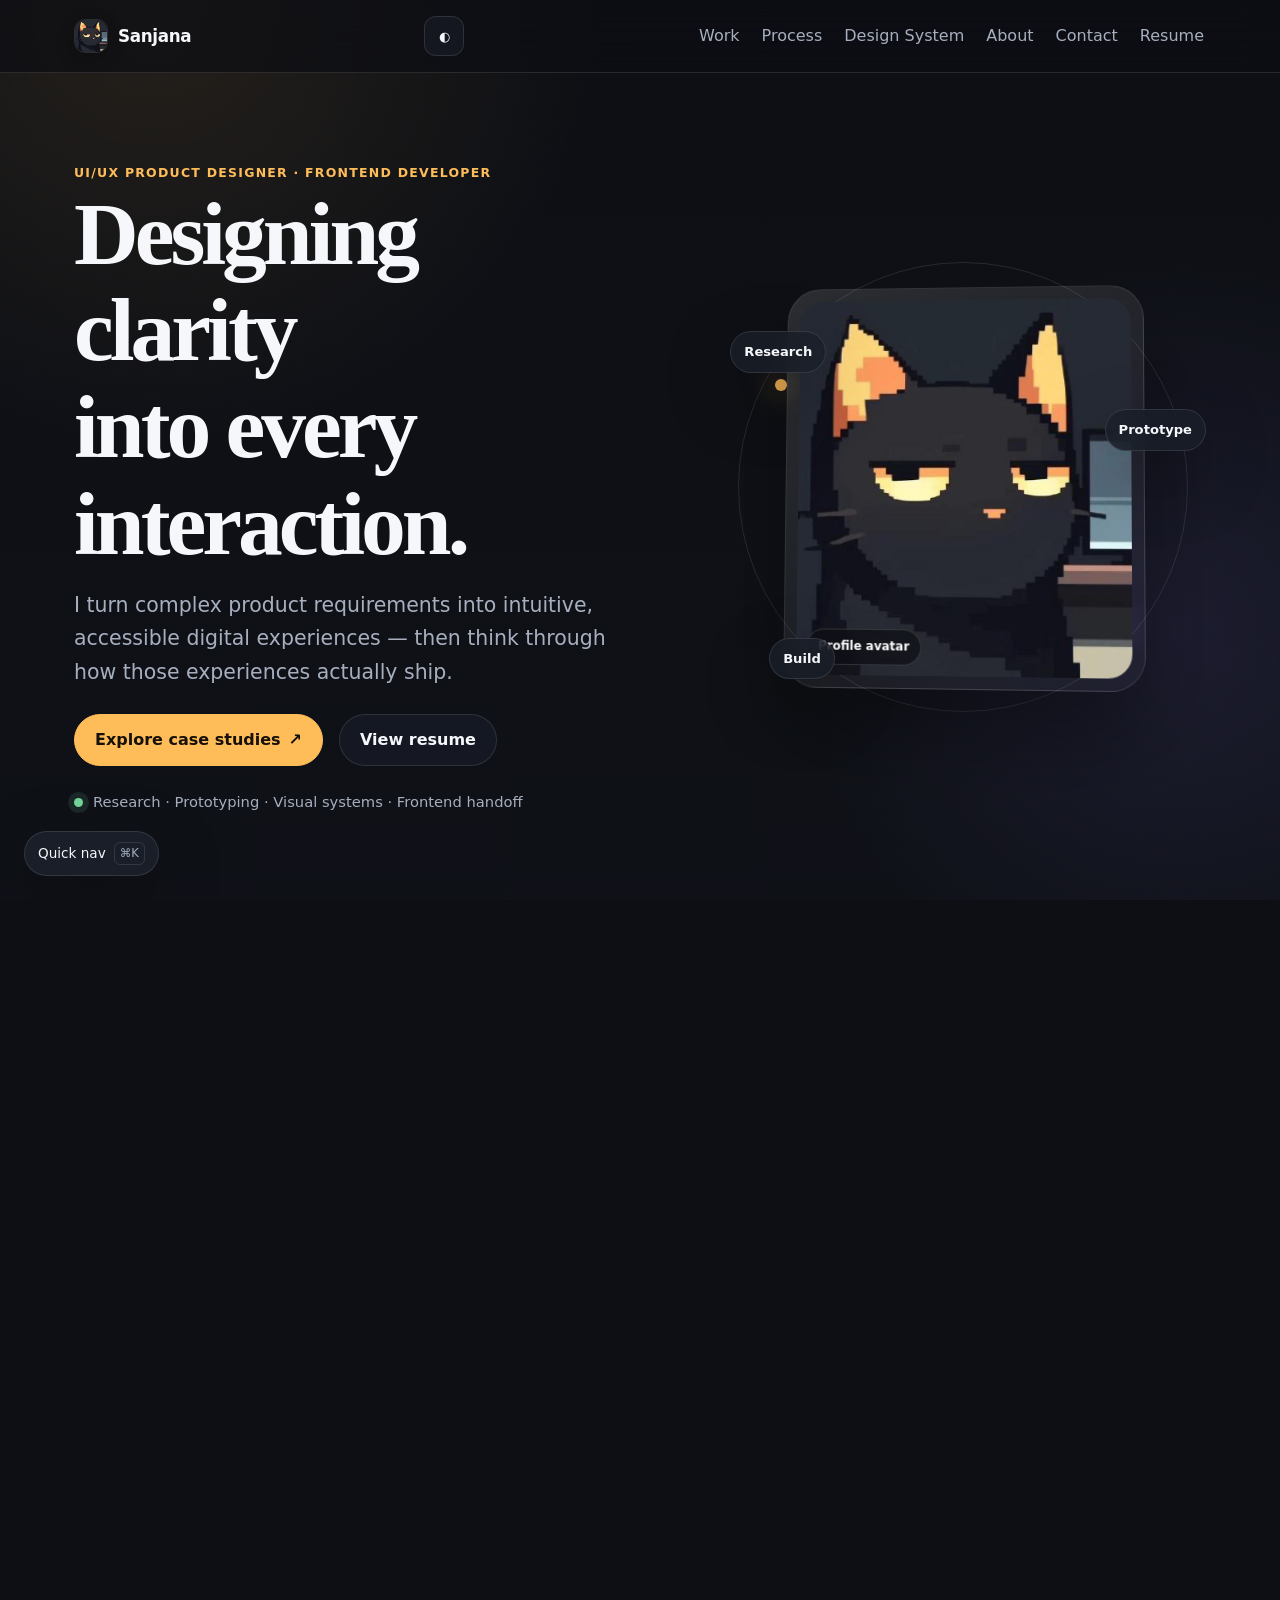
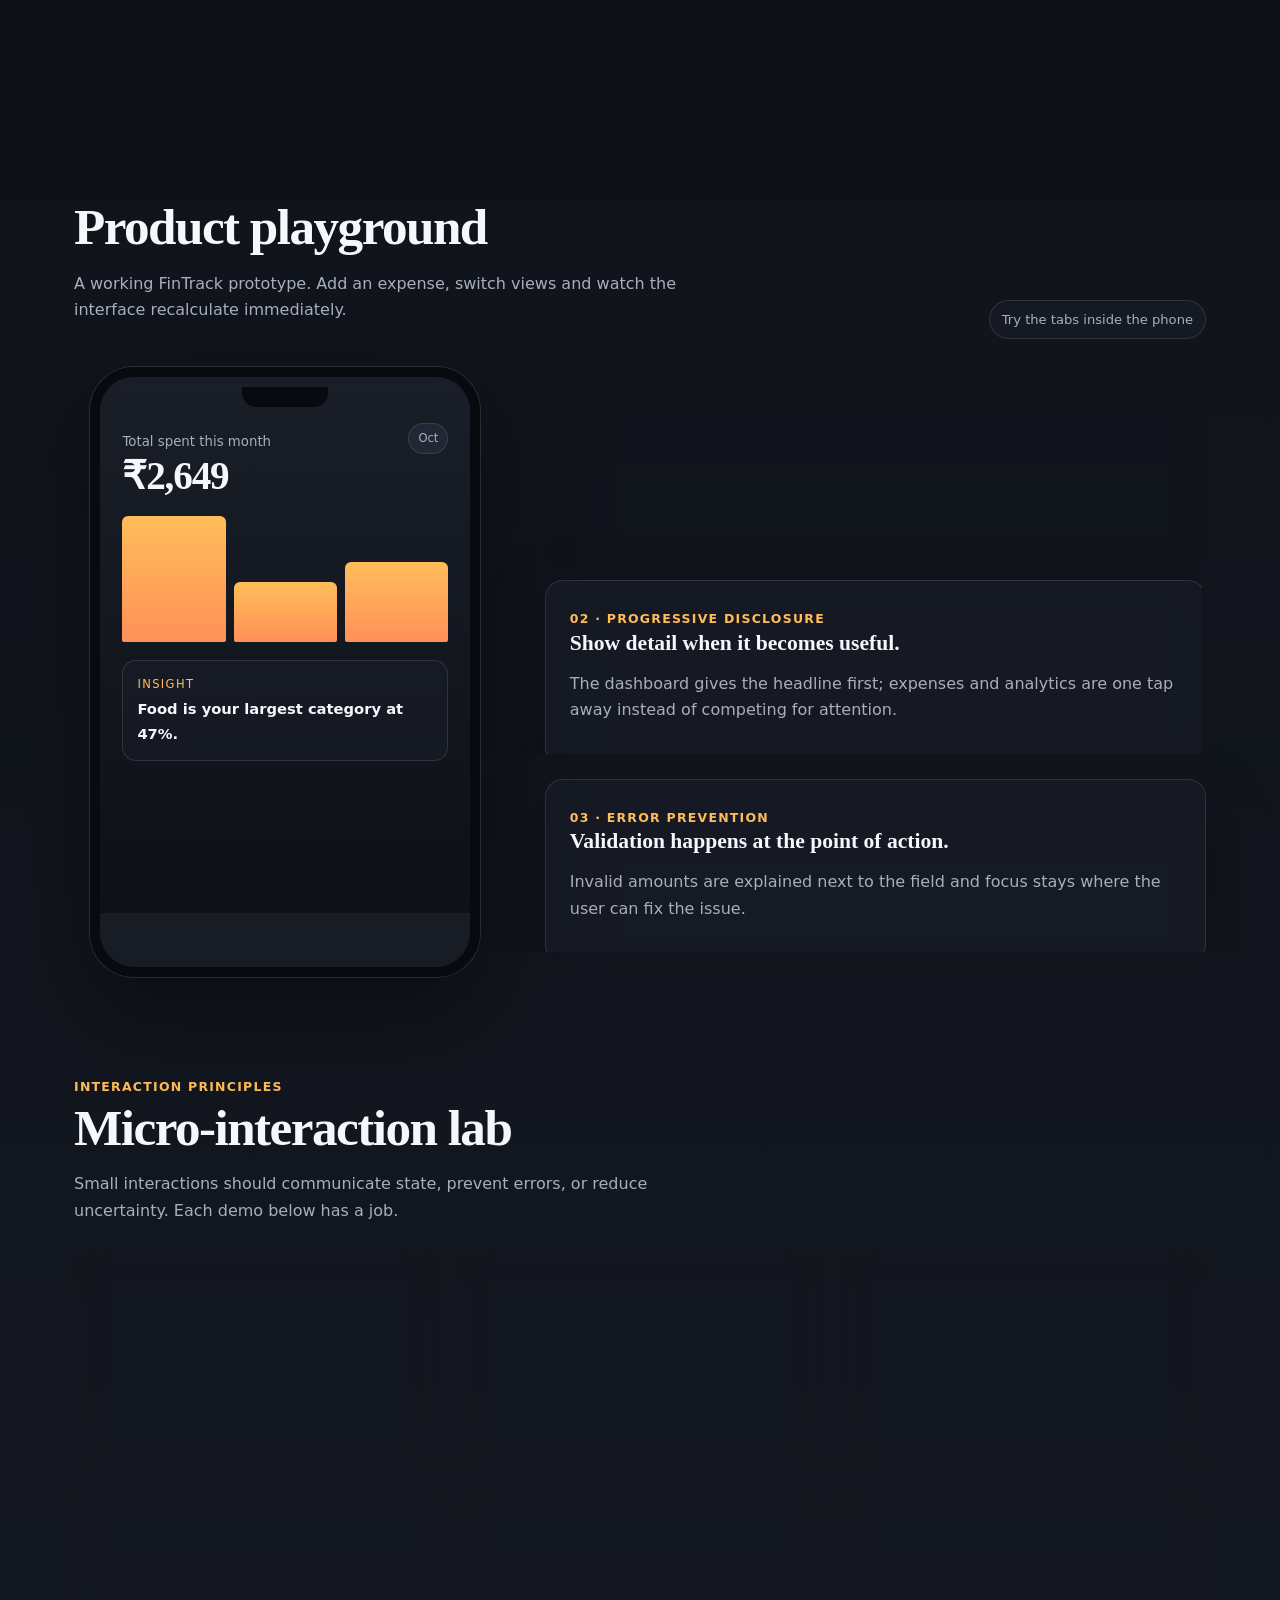
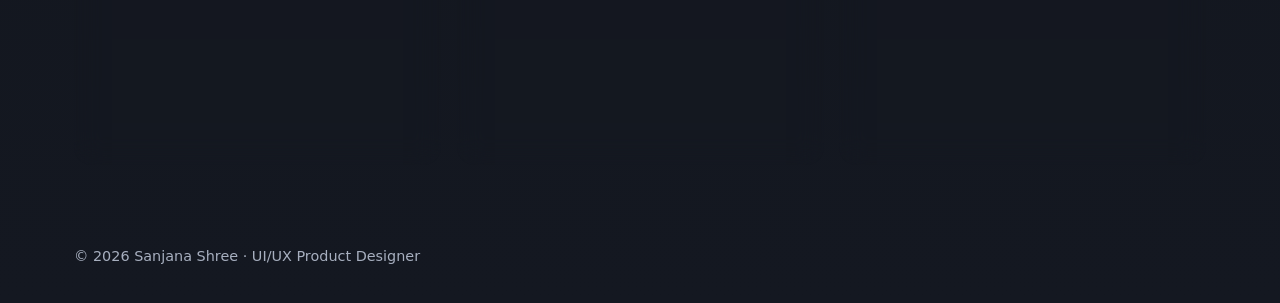
<file: sanjana_portfolio_full 3/index.html>
<!DOCTYPE html><html lang="en"><head><meta charset="utf-8"><meta name="viewport" content="width=device-width,initial-scale=1"><meta name="theme-color" content="#0d0f14"><title>Portfolio — Sanjana Shree</title><meta name="description" content="Sanjana Shree UI/UX Product Designer portfolio"><link rel="stylesheet" href="styles.css"></head><body data-page="home"><a class="skip" href="#main">Skip to content</a><header class="nav"><div class="wrap nav-in"><a class="logo" href="index.html">Sanjana</a><button class="burger" aria-label="Menu" aria-expanded="false" aria-controls="menu"><span></span><span></span></button><nav id="menu" aria-label="Primary"><a data-nav="work" href="work.html">Work</a><a data-nav="process" href="process.html">Process</a><a data-nav="system" href="design-system.html">Design System</a><a data-nav="about" href="about.html">About</a><a data-nav="contact" href="contact.html">Contact</a><a data-nav="resume" href="resume.html">Resume</a></nav></div></header><main id="main"><section class="hero wrap"><div class="hero-copy"><span class="kicker">UI/UX Product Designer · Frontend Developer</span><h1>Designing clarity into every interaction.</h1><p class="lead">I turn complex product requirements into intuitive, accessible digital experiences — then think through how those experiences actually ship.</p><div class="row"><a class="btn" href="work.html">Explore case studies <span aria-hidden="true">↗</span></a><a class="btn ghost" href="resume.html">View resume</a></div><div class="hero-note"><span class="status-dot" aria-hidden="true"></span><span>Research · Prototyping · Visual systems · Frontend handoff</span></div></div><div class="profile-stage" aria-label="Interactive profile visual"><div class="profile-orbit" aria-hidden="true"></div><span class="float-chip one">Research</span><span class="float-chip two">Prototype</span><span class="float-chip three">Build</span><div class="profile-card"><img src="profile.png" alt="Pixel-art black cat used as Sanjana Shree's profile picture"></div></div></section><section class="wrap sec"><span class="eyebrow">Navigate by intent</span><h2>Everything important is one click away.</h2><p class="sub">The portfolio is structured as a product: clear paths, progressive detail, consistent feedback and keyboard-friendly navigation.</p><div class="bento" style="margin-top:28px"><a class="card bento-card b1" href="work.html"><span class="arrow">↗</span><span class="cat">Case studies</span><h3>See the work, not just the final screens.</h3><p>Explore the problem, design direction and implementation-aware decisions behind MediTrust, Farm2Connect and FinTrack.</p><div class="metric-row"><span class="metric">Healthcare</span><span class="metric">Marketplace</span><span class="metric">Fintech</span></div></a><a class="card bento-card b2" href="process.html"><span class="arrow">↗</span><span class="cat">Process</span><h3>From ambiguity to a usable flow.</h3><p>A practical sequence from research and information architecture to testing and handoff.</p></a><a class="card bento-card b3" href="design-system.html"><span class="arrow">↗</span><span class="cat">System</span><h3>Interact with the design language.</h3><p>Tokens, states, motion and reusable patterns translated into real frontend behavior.</p></a><a class="card bento-card b4" href="about.html"><span class="arrow">↗</span><span class="cat">About</span><h3>Designer thinking with an engineering foundation.</h3><p>Learn how UI/UX, frontend development and backend understanding shape practical product decisions.</p></a></div></section>
<section class="wrap sec playground-section" aria-labelledby="playground-title">
  <div class="section-head split-head"><div><span class="eyebrow">Prototype in the browser</span><h2 id="playground-title">Product playground</h2><p class="sub">A working FinTrack prototype. Add an expense, switch views and watch the interface recalculate immediately.</p></div><span class="interaction-hint">Try the tabs inside the phone</span></div>
  <div class="playground-layout">
    <div class="device" aria-label="Interactive FinTrack mobile prototype">
      <div class="device-speaker" aria-hidden="true"></div>
      <div class="screen" id="app">
        <div class="view" id="v-dash">
          <div class="phone-head"><div><small>Total spent this month</small><div class="big" id="total">₹0</div></div><span class="phone-chip">Oct</span></div>
          <div class="mini-chart"><div class="bars lg" id="mini" aria-label="Recent spending bars"></div></div>
          <div class="phone-insight"><span>Insight</span><strong id="insightText">Food is your largest category.</strong></div>
        </div>
        <div class="view" id="v-exp" hidden><div class="phone-head"><h3>Expenses</h3><span class="phone-chip" id="expenseCount">3 items</span></div><ul id="list" class="list"></ul><button class="btn sm" data-go="add">+ Add expense</button></div>
        <div class="view" id="v-add" hidden><h3>Add expense</h3><label>Amount<input id="amt" type="number" inputmode="numeric" placeholder="e.g. 450"></label><label>Category<select id="cat"><option>Food</option><option>Travel</option><option>Bills</option></select></label><p class="err" id="err" role="alert"></p><button class="btn sm" id="save">Save expense</button></div>
        <div class="view" id="v-ana" hidden><h3>By category</h3><div id="cats"></div></div>
        <div class="tabs" role="tablist"><button role="tab" data-go="dash" aria-selected="true">Dashboard</button><button role="tab" data-go="exp">Expenses</button><button role="tab" data-go="add">Add</button><button role="tab" data-go="ana">Analytics</button></div>
      </div>
    </div>
    <div class="playground-notes">
      <article class="card rationale-card"><span class="cat">01 · Feedback</span><h3>Every action explains what happened.</h3><p>Saving an expense updates totals, charts and lists, then confirms the action with a lightweight toast.</p></article>
      <article class="card rationale-card"><span class="cat">02 · Progressive disclosure</span><h3>Show detail when it becomes useful.</h3><p>The dashboard gives the headline first; expenses and analytics are one tap away instead of competing for attention.</p></article>
      <article class="card rationale-card"><span class="cat">03 · Error prevention</span><h3>Validation happens at the point of action.</h3><p>Invalid amounts are explained next to the field and focus stays where the user can fix the issue.</p></article>
    </div>
  </div>
</section>
<section class="wrap sec" aria-labelledby="lab-title">
  <div class="section-head"><span class="eyebrow">Interaction principles</span><h2 id="lab-title">Micro-interaction lab</h2><p class="sub">Small interactions should communicate state, prevent errors, or reduce uncertainty. Each demo below has a job.</p></div>
  <div class="grid3 lab">
    <article class="card lab-card"><div class="lab-top"><span class="lab-purpose">State</span><h3>Toggle</h3></div><button class="tog" role="switch" aria-checked="false" aria-label="Preview notifications"></button><small>Position + contrast change together so state is not communicated by color alone.</small></article>
    <article class="card lab-card"><div class="lab-top"><span class="lab-purpose">Disclosure</span><h3>Accordion</h3></div><button class="acc" aria-expanded="false">Why hide secondary detail?<span aria-hidden="true">+</span></button><div class="acc-b" hidden>Keeping optional explanation collapsed reduces scanning load while leaving detail one action away.</div></article>
    <article class="card lab-card"><div class="lab-top"><span class="lab-purpose">Feedback</span><h3>Toast</h3></div><button class="btn sm" id="toastBtn">Save preference</button><small>A short confirmation appears without blocking the next task.</small></article>
    <article class="card lab-card"><div class="lab-top"><span class="lab-purpose">Confirmation</span><h3>Modal</h3></div><button class="btn ghost sm" id="modalBtn">Delete sample</button><small>Destructive actions receive a deliberate confirmation step.</small></article>
    <article class="card lab-card"><div class="lab-top"><span class="lab-purpose">Perceived speed</span><h3>Skeleton</h3></div><div class="skel" id="skel" aria-live="polite"></div><button class="btn ghost sm" id="skBtn">Simulate load</button><small>Structure appears immediately while content is being prepared.</small></article>
    <article class="card lab-card focus-demo"><div class="lab-top"><span class="lab-purpose">Keyboard UX</span><h3>Focus visibility</h3></div><a class="focus-target" href="work.html">Tab to me <span>→</span></a><small>Interactive elements keep a clear focus ring for keyboard users.</small></article>
  </div>
</section>
<dialog id="demoModal"><div class="dialog-pad"><span class="eyebrow">Confirmation</span><h3>Delete this sample item?</h3><p class="muted">The modal interrupts only because the action is destructive.</p><div class="row"><button class="btn ghost sm" id="mNo">Cancel</button><button class="btn danger sm" id="mYes">Delete</button></div></div></dialog>
</main><footer class="wrap foot">© <span data-year>2026</span> Sanjana Shree · UI/UX Product Designer</footer><script src="site.js"></script></body></html>
</file>
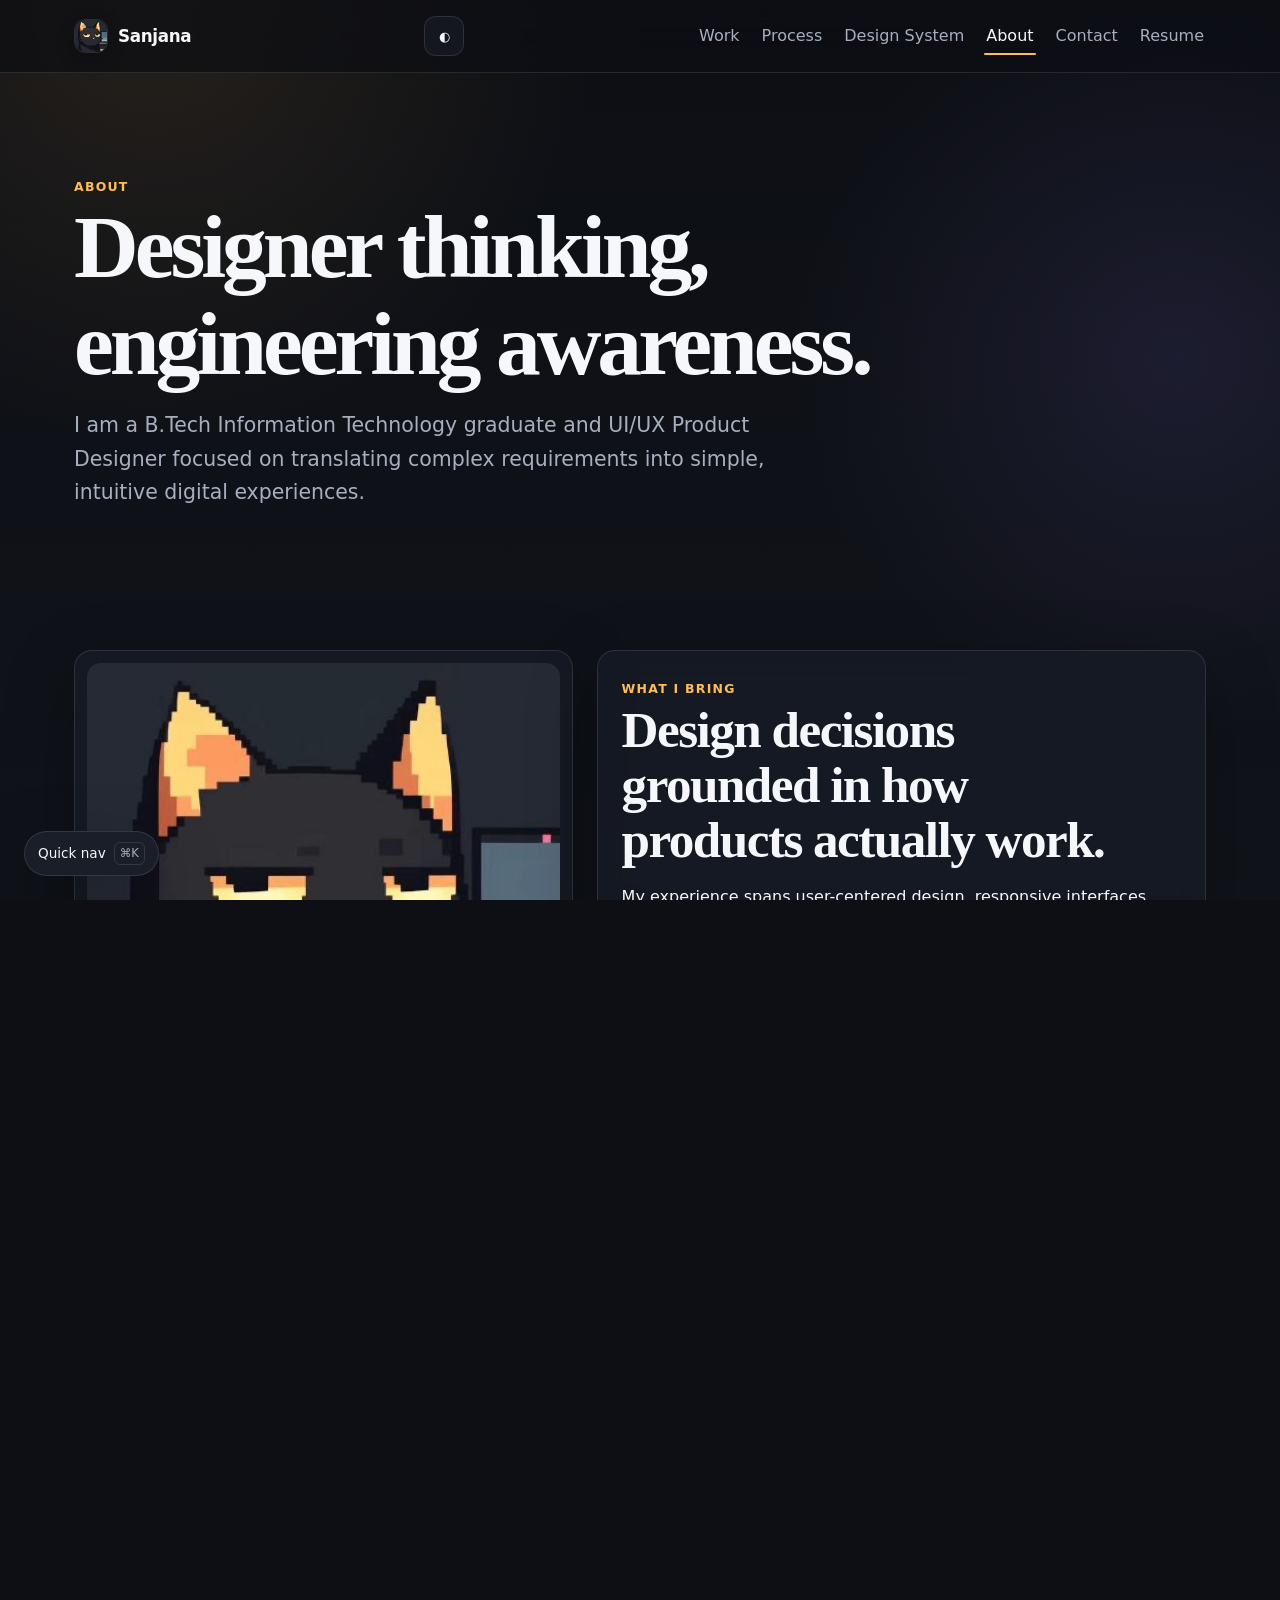
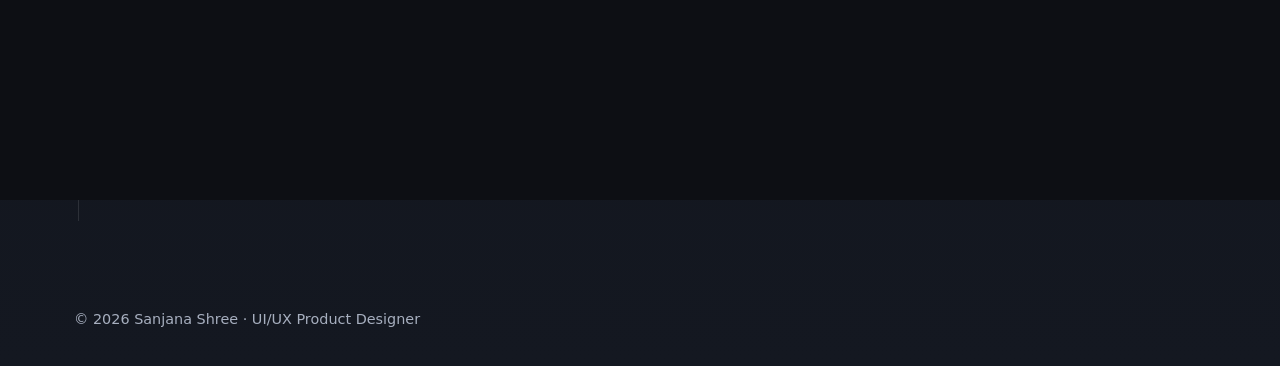
<file: sanjana_portfolio_full 3/about.html>
<!DOCTYPE html><html lang="en"><head><meta charset="utf-8"><meta name="viewport" content="width=device-width,initial-scale=1"><meta name="theme-color" content="#0d0f14"><title>About — Sanjana Shree</title><meta name="description" content="Sanjana Shree UI/UX Product Designer portfolio"><link rel="stylesheet" href="styles.css"></head><body data-page="about"><a class="skip" href="#main">Skip to content</a><header class="nav"><div class="wrap nav-in"><a class="logo" href="index.html">Sanjana</a><button class="burger" aria-label="Menu" aria-expanded="false" aria-controls="menu"><span></span><span></span></button><nav id="menu" aria-label="Primary"><a data-nav="work" href="work.html">Work</a><a data-nav="process" href="process.html">Process</a><a data-nav="system" href="design-system.html">Design System</a><a data-nav="about" href="about.html">About</a><a data-nav="contact" href="contact.html">Contact</a><a data-nav="resume" href="resume.html">Resume</a></nav></div></header><main id="main"><section class="wrap page-hero"><span class="eyebrow">About</span><h1>Designer thinking, engineering awareness.</h1><p class="lead">I am a B.Tech Information Technology graduate and UI/UX Product Designer focused on translating complex requirements into simple, intuitive digital experiences.</p></section><section class="wrap sec"><div class="about-grid"><div class="card about-profile"><img src="profile.png" alt="Pixel-art black cat profile picture"><div style="padding:18px 10px 8px"><span class="cat">Profile identity</span><h2>Sanjana Shree</h2><p class="sub">UI/UX Product Designer · Frontend Developer</p></div></div><div class="card"><span class="cat">What I bring</span><h2>Design decisions grounded in how products actually work.</h2><p>My experience spans user-centered design, responsive interfaces, frontend development and backend API integration.</p><p>I am comfortable moving between research, user flows, wireframes, prototypes, visual systems and developer-ready implementation details.</p><ul class="skills"><li>Figma</li><li>Adobe XD</li><li>Sketch</li><li>Canva</li><li>HTML5</li><li>CSS3</li><li>JavaScript</li><li>React</li><li>Python</li><li>FastAPI</li><li>Spring Boot</li><li>SQL</li></ul></div></div></section><section class="wrap sec"><span class="eyebrow">Experience</span><h2>Built on both sides of the handoff.</h2><div class="timeline" style="margin-top:28px"><div class="entry"><span class="cat">Feb 2025 – Mar 2025</span><h3>Backend Developer Intern · Steinn Labs Technologies</h3><p>Developed RESTful APIs using Python, FastAPI and SQLAlchemy, worked with database interactions and debugged backend functionality.</p></div><div class="entry"><span class="cat">Jun 2025 – Jul 2025</span><h3>Frontend Developer Intern · Gateway Software Solution</h3><p>Built responsive React interfaces and worked with HTML, CSS, JavaScript, Node.js, Express and MongoDB.</p></div></div></section></main><footer class="wrap foot">© <span data-year>2026</span> Sanjana Shree · UI/UX Product Designer</footer><script src="site.js"></script></body></html>
</file>
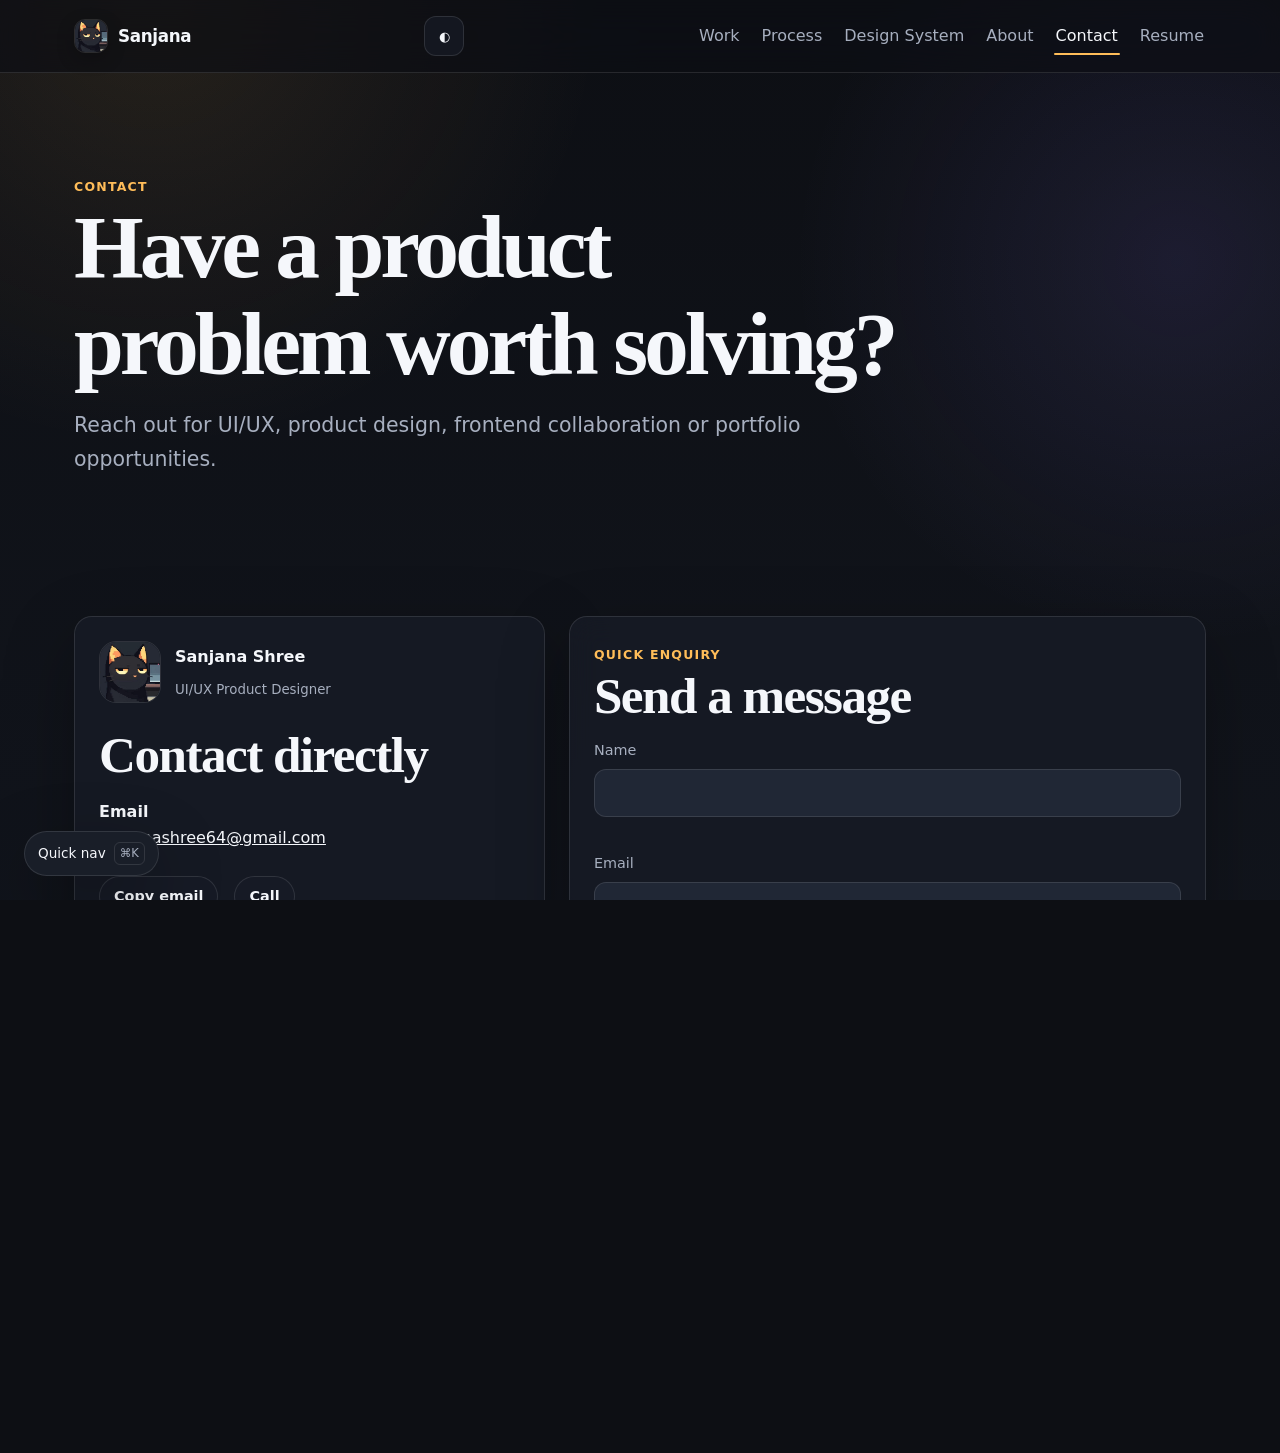
<file: sanjana_portfolio_full 3/contact.html>
<!DOCTYPE html><html lang="en"><head><meta charset="utf-8"><meta name="viewport" content="width=device-width,initial-scale=1"><meta name="theme-color" content="#0d0f14"><title>Contact — Sanjana Shree</title><meta name="description" content="Sanjana Shree UI/UX Product Designer portfolio"><link rel="stylesheet" href="styles.css"></head><body data-page="contact"><a class="skip" href="#main">Skip to content</a><header class="nav"><div class="wrap nav-in"><a class="logo" href="index.html">Sanjana</a><button class="burger" aria-label="Menu" aria-expanded="false" aria-controls="menu"><span></span><span></span></button><nav id="menu" aria-label="Primary"><a data-nav="work" href="work.html">Work</a><a data-nav="process" href="process.html">Process</a><a data-nav="system" href="design-system.html">Design System</a><a data-nav="about" href="about.html">About</a><a data-nav="contact" href="contact.html">Contact</a><a data-nav="resume" href="resume.html">Resume</a></nav></div></header><main id="main"><section class="wrap page-hero"><span class="eyebrow">Contact</span><h1>Have a product problem worth solving?</h1><p class="lead">Reach out for UI/UX, product design, frontend collaboration or portfolio opportunities.</p></section><section class="wrap sec"><div class="contact-grid"><div class="card contact-card"><div class="contact-profile"><img src="profile.png" alt="Sanjana Shree profile avatar"><div><b>Sanjana Shree</b><small>UI/UX Product Designer</small></div></div><h2>Contact directly</h2><p><b>Email</b><br><a href="mailto:sanjanashree64@gmail.com">sanjanashree64@gmail.com</a></p><div class="row"><button class="btn ghost sm" id="copyEmail" type="button">Copy email</button><a class="btn ghost sm" href="tel:+916385611789">Call</a></div><p><b>LinkedIn</b><br><a target="_blank" rel="noopener" href="https://www.linkedin.com/in/sanjana-murugan-63764a354/?isSelfProfile=true">Sanjana Murugan</a></p><p><b>GitHub</b><br><a target="_blank" rel="noopener" href="https://github.com/sanjanashreem">github.com/sanjanashreem</a></p><a class="btn" href="resume.html">View resume</a></div><form class="card form-card" id="contactForm" novalidate><span class="cat">Quick enquiry</span><h2>Send a message</h2><label>Name<input id="name" required autocomplete="name"><span class="field-status" id="nameStatus"></span></label><label>Email<input id="email" type="email" required autocomplete="email"><span class="field-status" id="emailStatus"></span></label><label>Message<textarea id="message" required placeholder="Tell me what you're designing, improving or building."></textarea><span class="field-status" id="messageStatus"></span></label><button class="btn" type="submit">Prepare email <span aria-hidden="true">↗</span></button><small>Your message stays on your device and opens in your email app for review before sending.</small></form></div></section></main><footer class="wrap foot">© <span data-year>2026</span> Sanjana Shree · UI/UX Product Designer</footer><script src="site.js"></script></body></html>
</file>
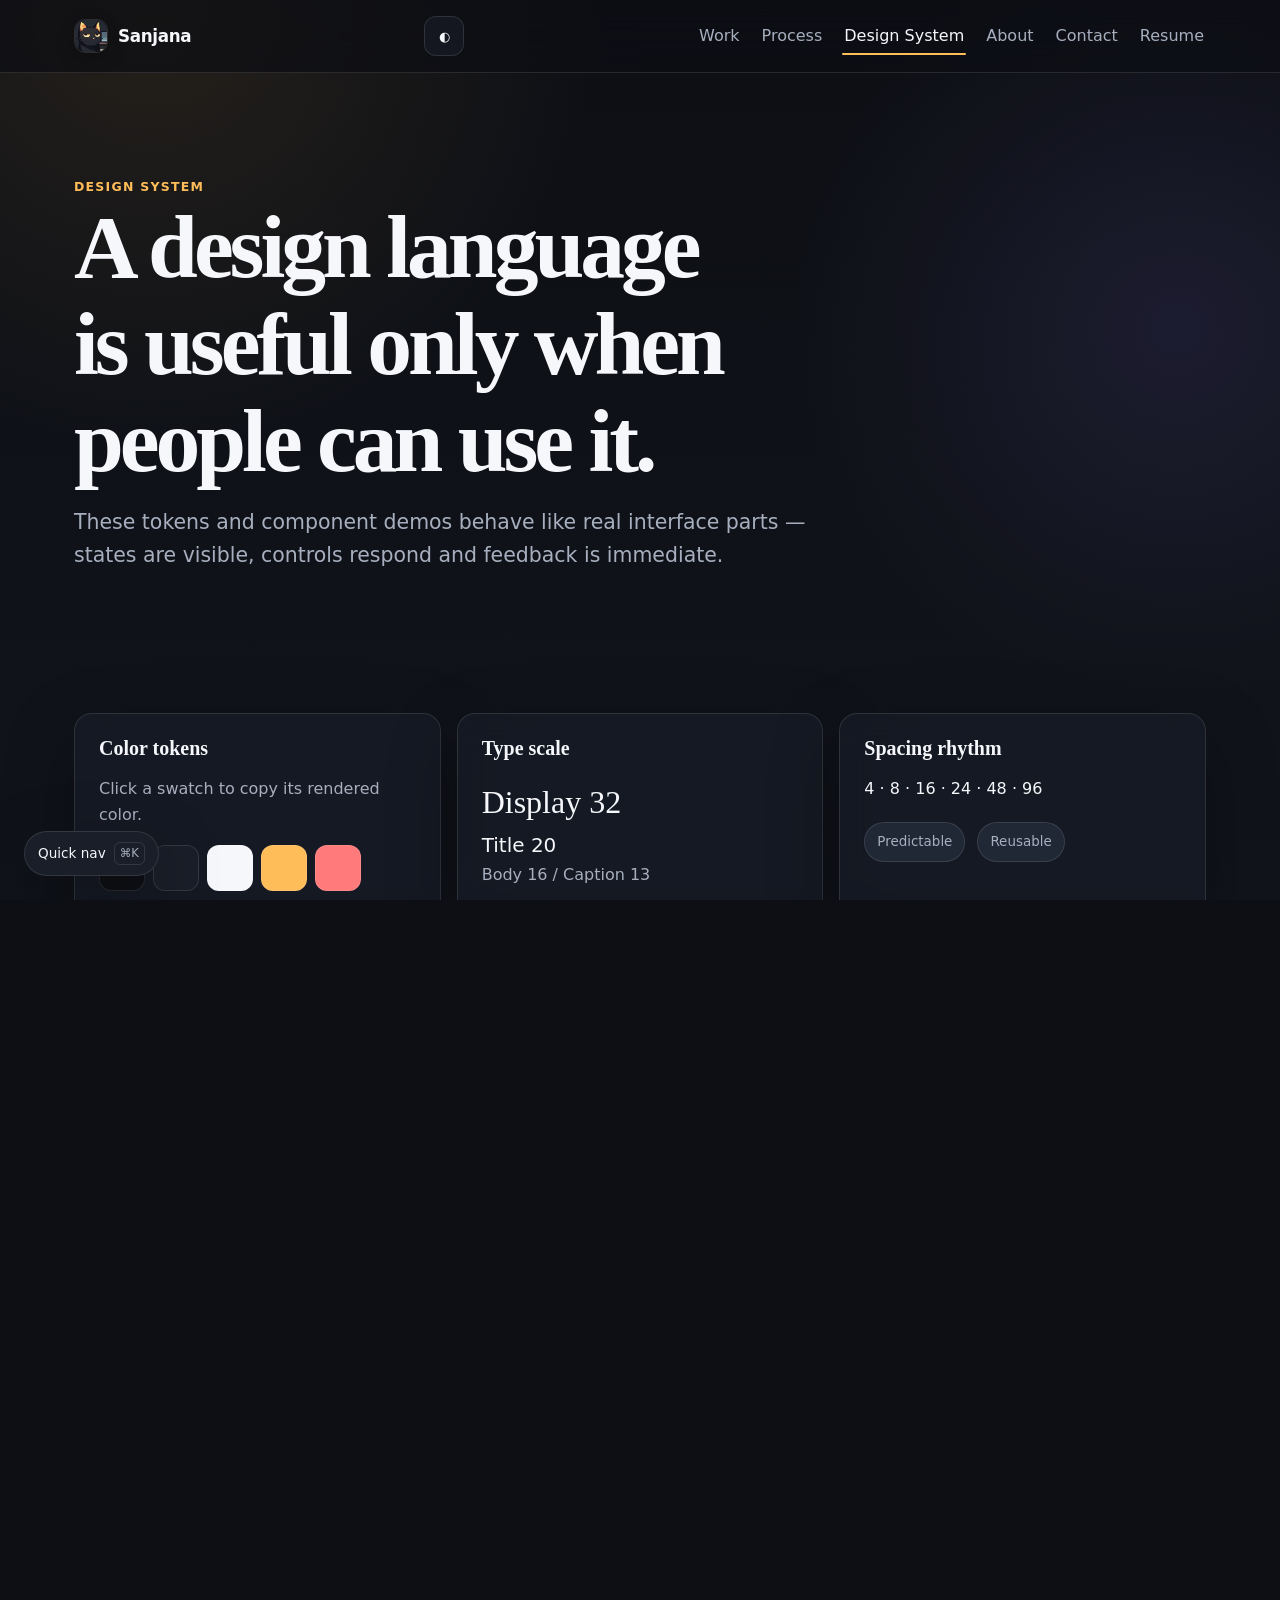
<file: sanjana_portfolio_full 3/design-system.html>
<!DOCTYPE html><html lang="en"><head><meta charset="utf-8"><meta name="viewport" content="width=device-width,initial-scale=1"><meta name="theme-color" content="#0d0f14"><title>Design System — Sanjana Shree</title><meta name="description" content="Sanjana Shree UI/UX Product Designer portfolio"><link rel="stylesheet" href="styles.css"></head><body data-page="system"><a class="skip" href="#main">Skip to content</a><header class="nav"><div class="wrap nav-in"><a class="logo" href="index.html">Sanjana</a><button class="burger" aria-label="Menu" aria-expanded="false" aria-controls="menu"><span></span><span></span></button><nav id="menu" aria-label="Primary"><a data-nav="work" href="work.html">Work</a><a data-nav="process" href="process.html">Process</a><a data-nav="system" href="design-system.html">Design System</a><a data-nav="about" href="about.html">About</a><a data-nav="contact" href="contact.html">Contact</a><a data-nav="resume" href="resume.html">Resume</a></nav></div></header><main id="main"><section class="wrap page-hero"><span class="eyebrow">Design System</span><h1>A design language is useful only when people can use it.</h1><p class="lead">These tokens and component demos behave like real interface parts — states are visible, controls respond and feedback is immediate.</p></section><section class="wrap sec"><div class="tokens"><div class="card"><h3>Color tokens</h3><p class="sub">Click a swatch to copy its rendered color.</p><div class="sw"><i style="background:var(--bg)" title="Background"></i><i style="background:var(--surface-solid)" title="Surface"></i><i style="background:var(--text)" title="Text"></i><i style="background:var(--accent)" title="Accent"></i><i style="background:var(--err)" title="Error"></i></div></div><div class="card"><h3>Type scale</h3><p style="font-size:2rem;margin:0;font-family:var(--serif)">Display 32</p><p style="font-size:1.25rem;margin:0">Title 20</p><p class="sub">Body 16 / Caption 13</p></div><div class="card"><h3>Spacing rhythm</h3><p>4 · 8 · 16 · 24 · 48 · 96</p><div class="metric-row"><span class="metric">Predictable</span><span class="metric">Reusable</span></div></div></div><h2 style="margin-top:56px">Interactive component lab</h2><div class="system-demo"><div class="card lab-card"><h3>Stateful actions</h3><div class="row"><button class="btn">Primary</button><button class="btn ghost">Secondary</button></div><small>Hover, focus and press states are distinct without moving layout.</small></div><div class="card lab-card"><h3>Toggle</h3><button class="tog" role="switch" aria-checked="false" aria-label="Demo toggle"></button><small>Uses position + color, not color alone, to communicate state.</small></div><div class="card lab-card"><h3>Progressive disclosure</h3><button class="acc" aria-expanded="false">Why use an accordion?</button><div class="acc-b" hidden>It keeps the scanning path clean while preserving optional detail for people who need it.</div></div><div class="card lab-card"><h3>Live radius token</h3><div class="demo-radius" id="radiusDemo"></div><label>Corner radius: <b id="radiusValue">18px</b><input class="range" id="radiusRange" type="range" min="0" max="48" value="18"></label></div><div class="card lab-card"><h3>Theme behavior</h3><p class="sub">Use the ◐ control in the navigation. The preference persists between pages.</p><div class="metric-row"><span class="metric">Dark</span><span class="metric">Light</span><span class="metric">Persistent</span></div></div><div class="card lab-card"><h3>Motion principle</h3><p class="sub">Motion confirms relationships and state changes. It is automatically reduced when the operating system requests less animation.</p></div></div></section></main><footer class="wrap foot">© <span data-year>2026</span> Sanjana Shree · UI/UX Product Designer</footer><script src="site.js"></script></body></html>
</file>
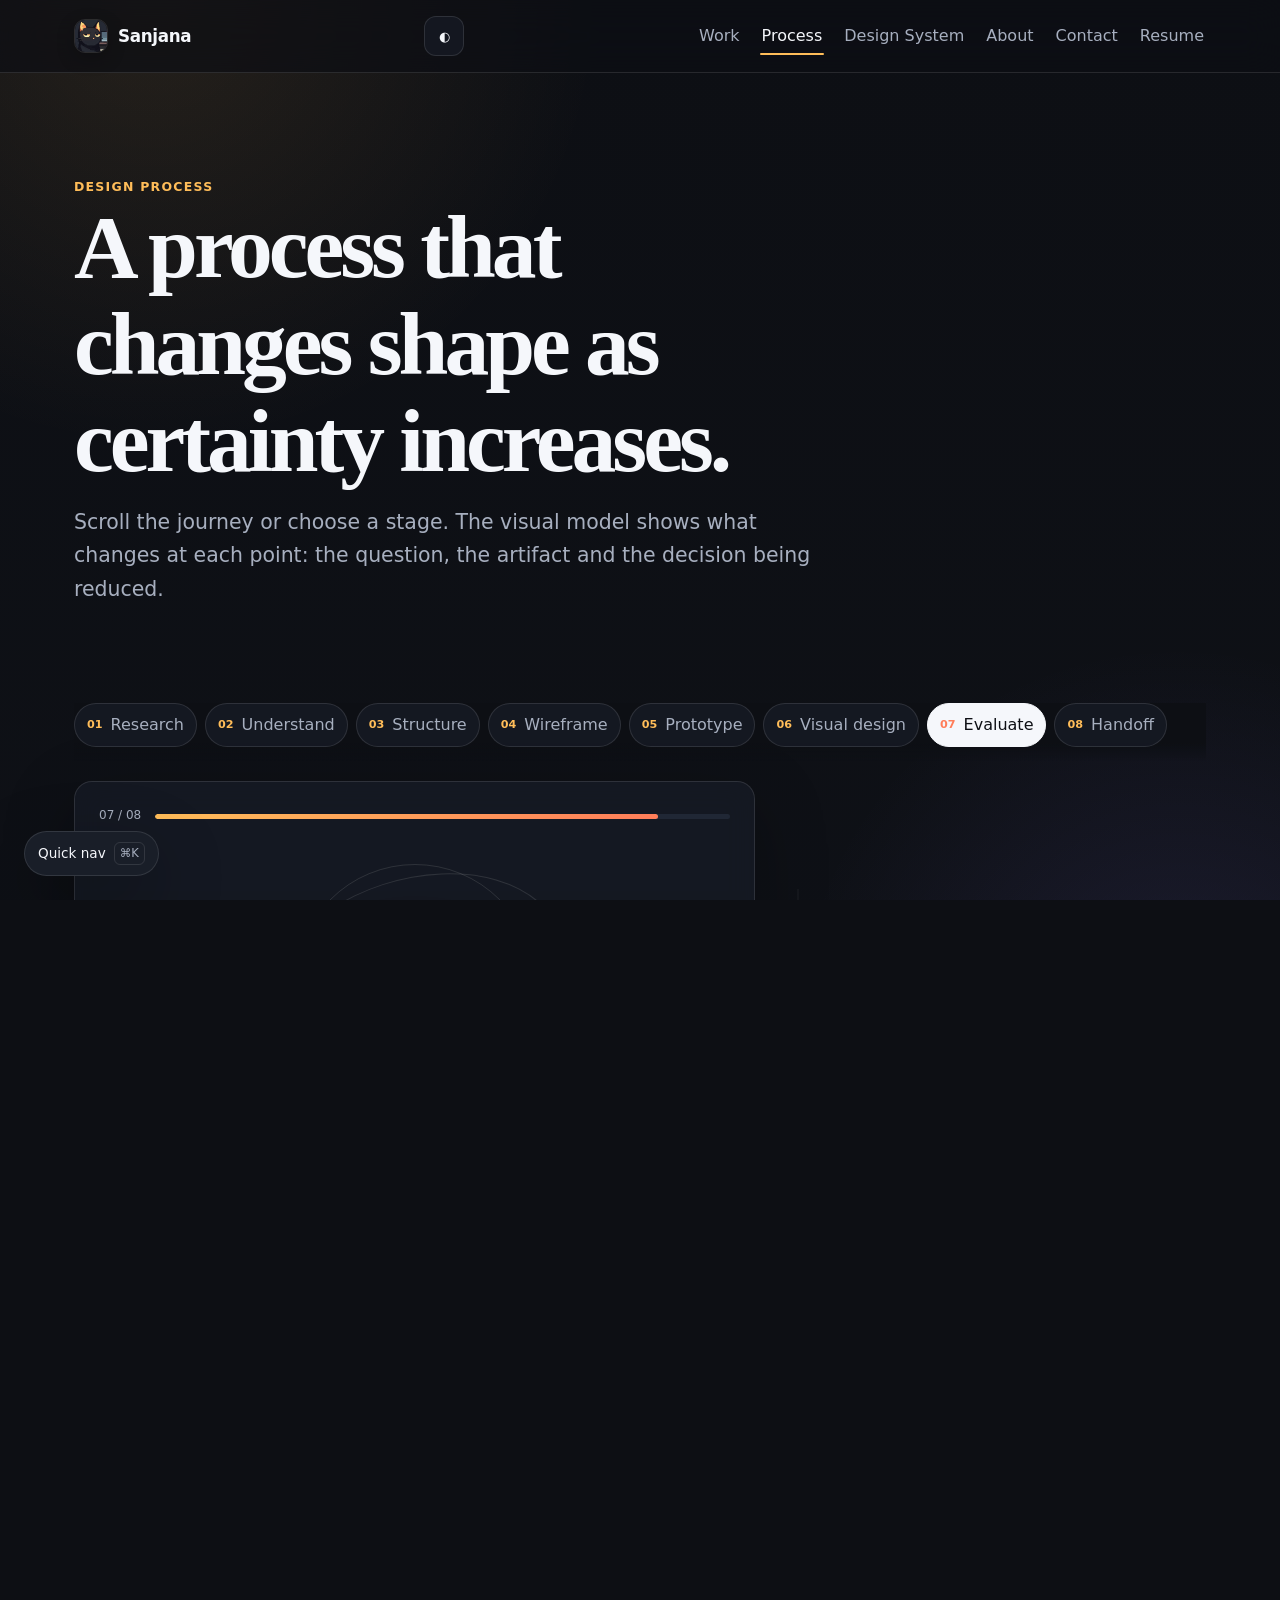
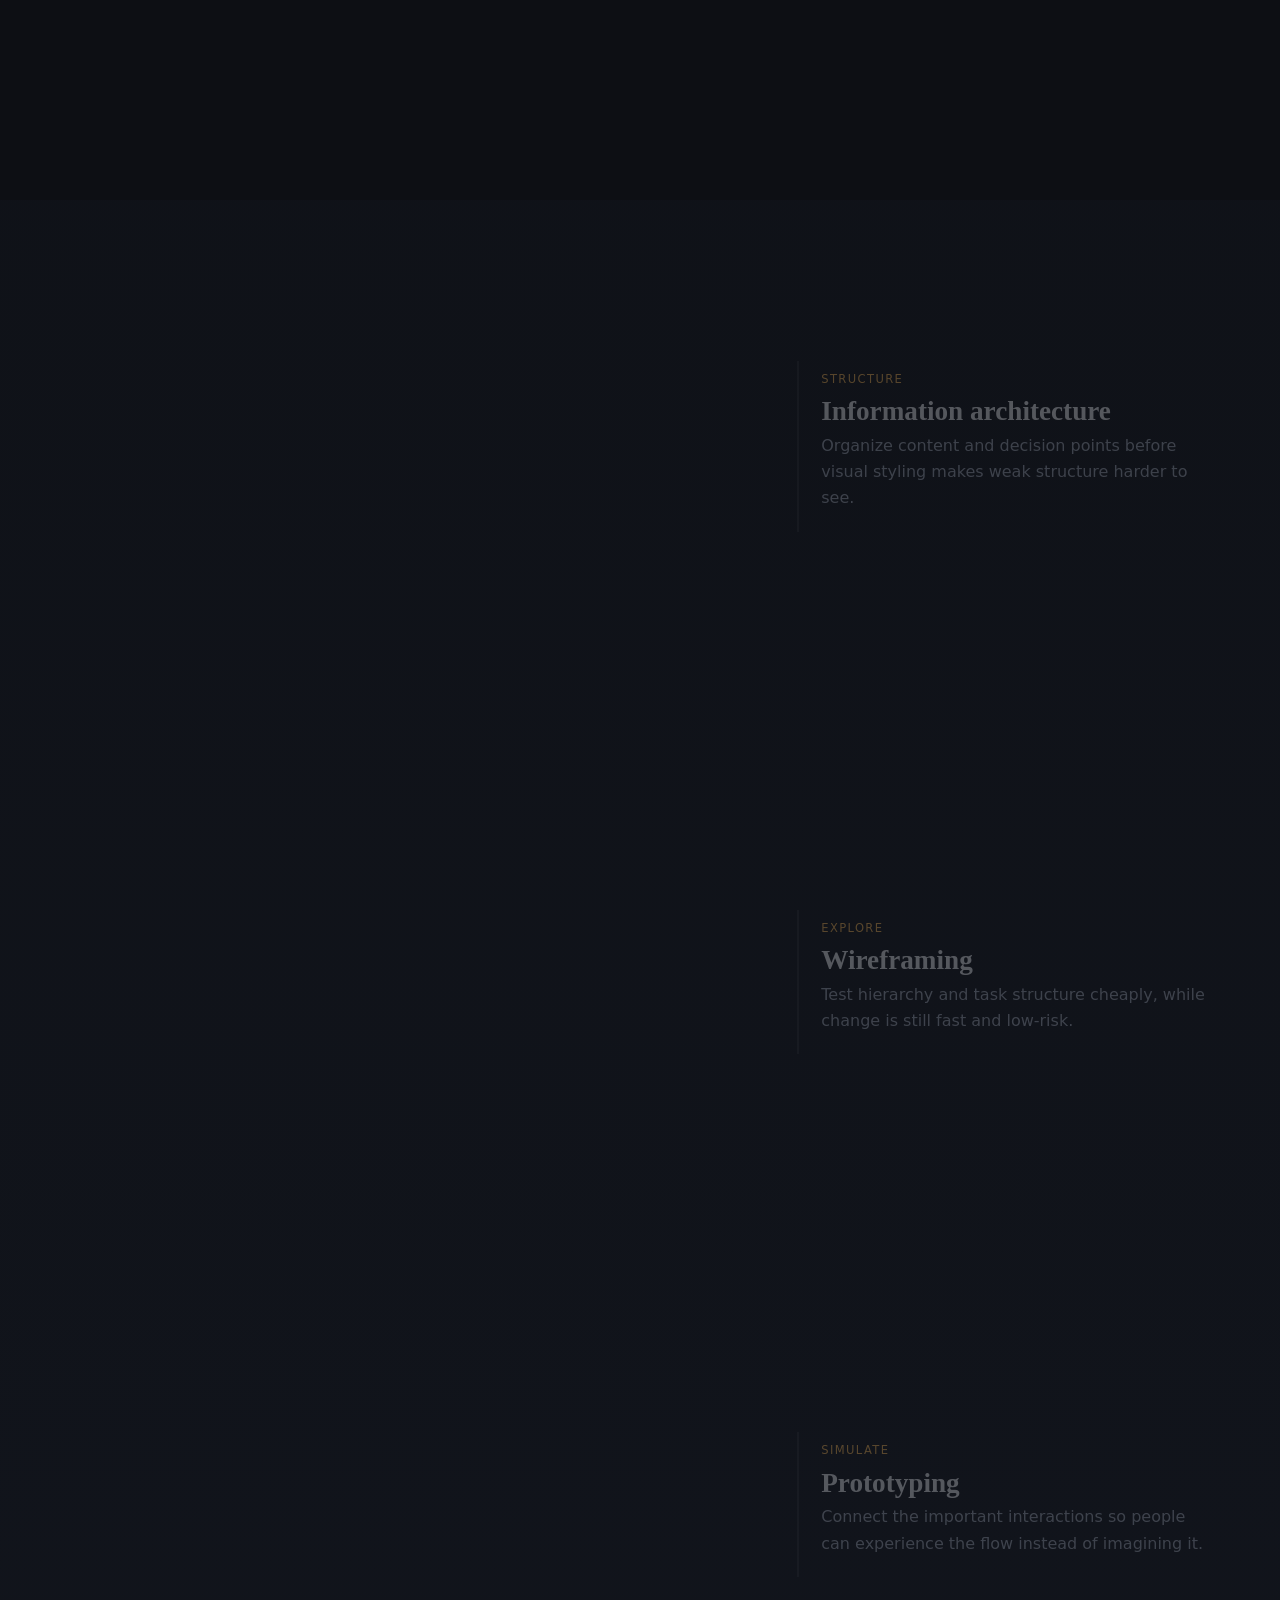
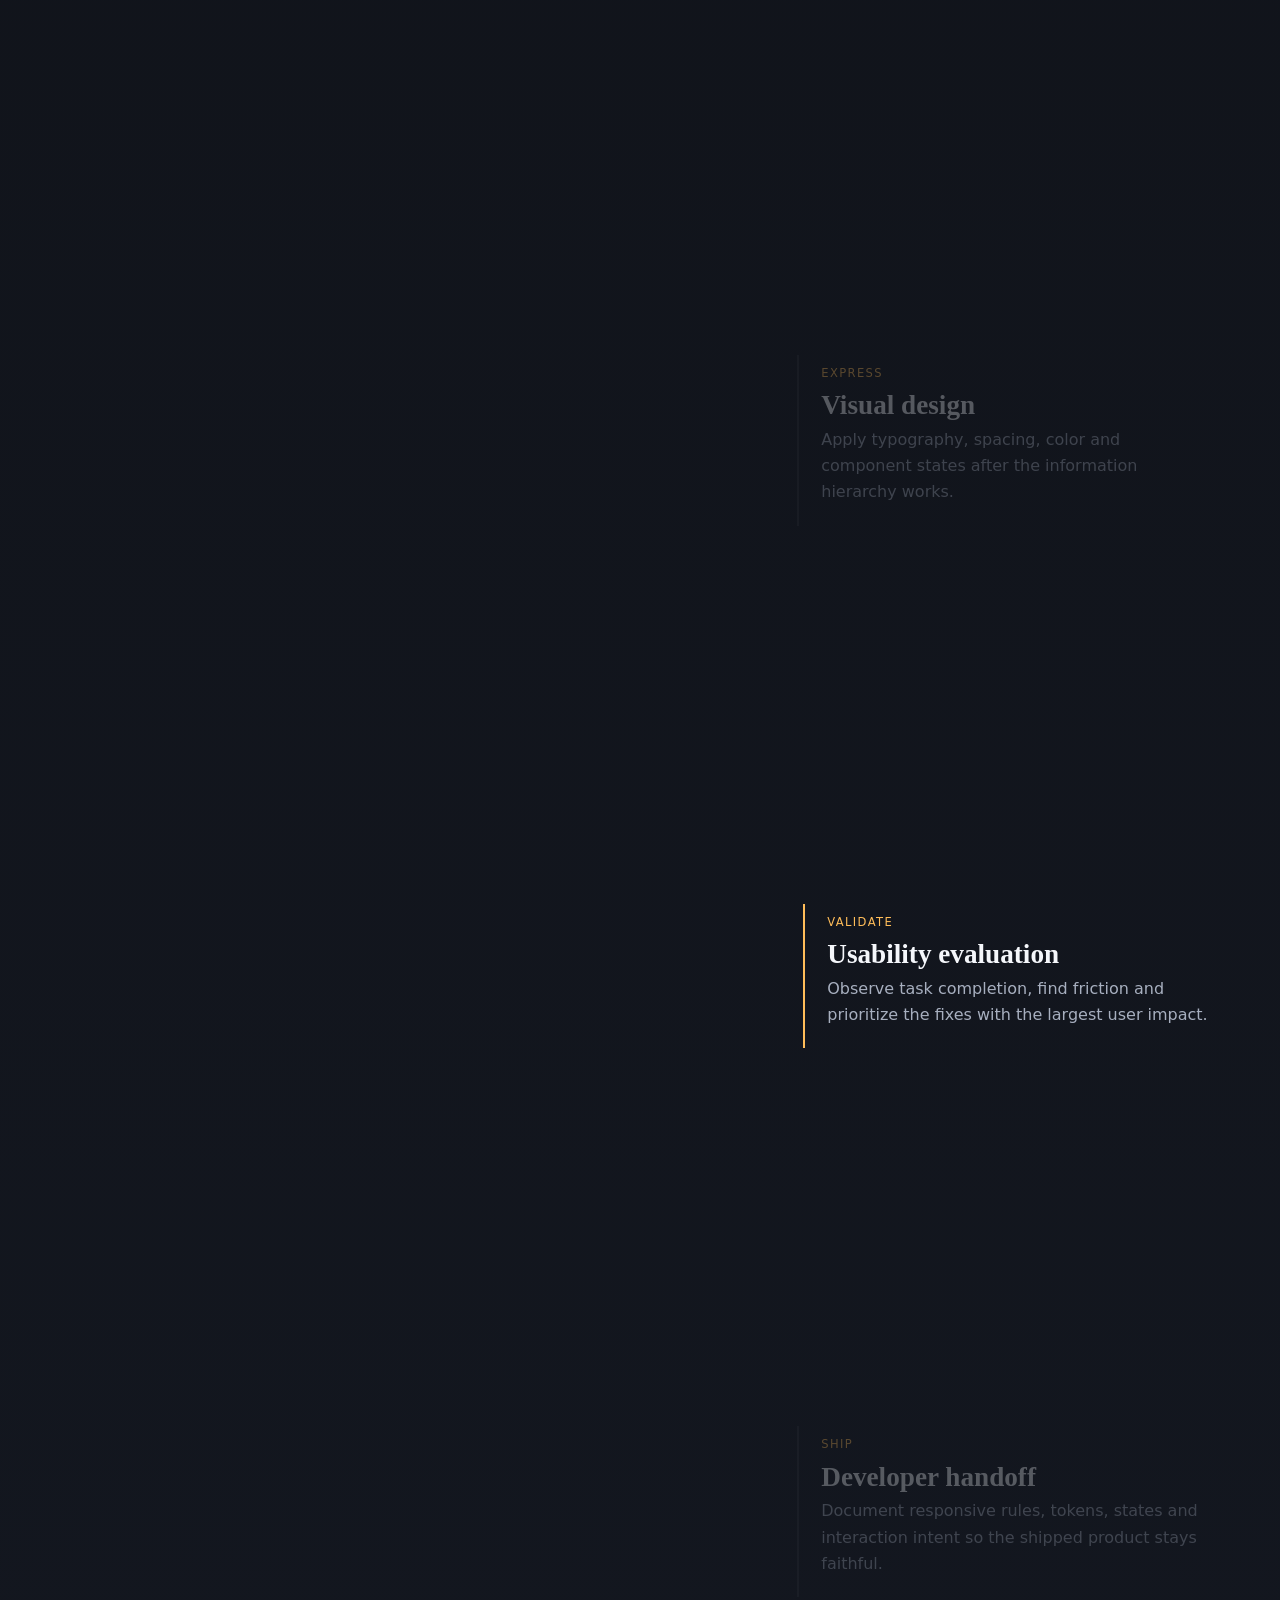
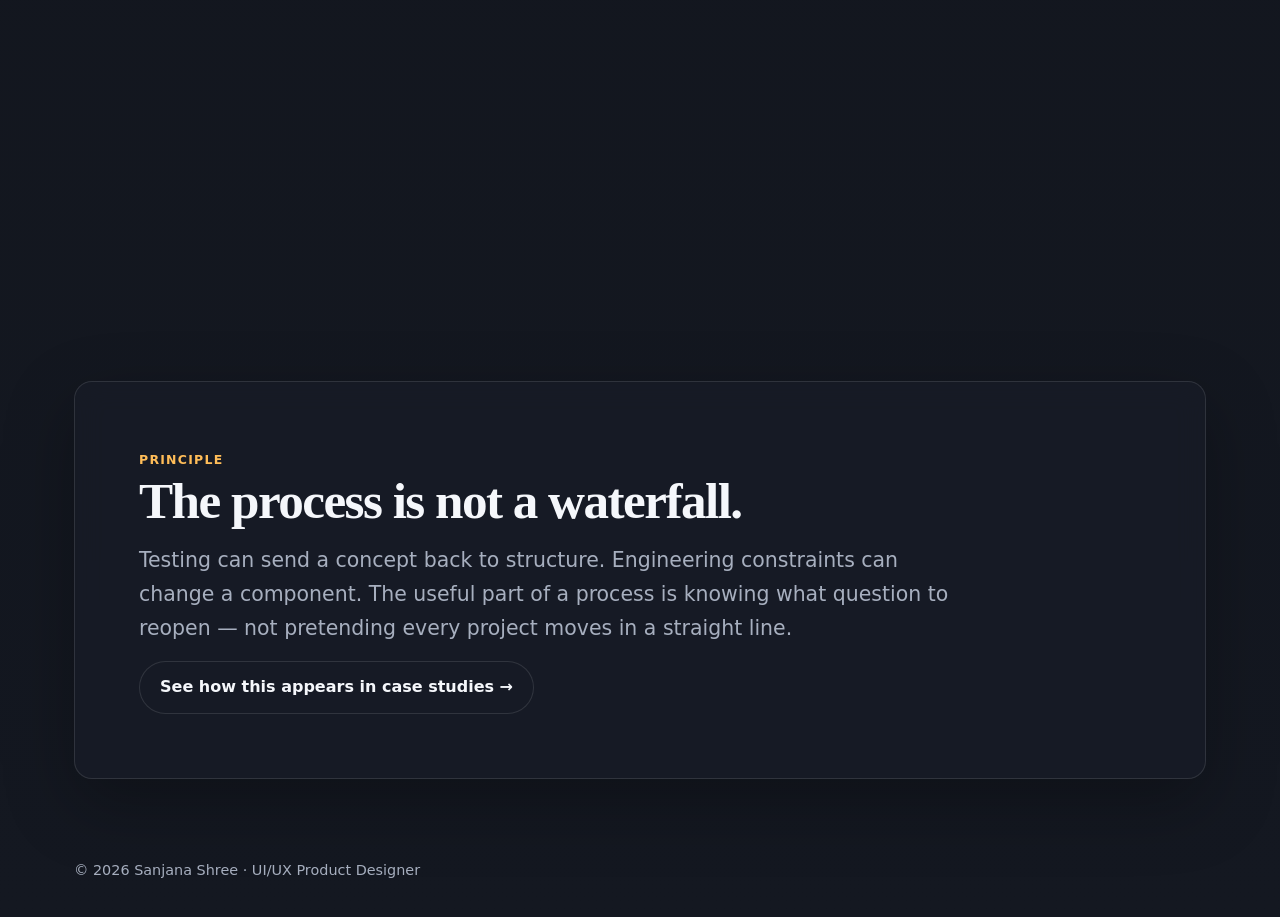
<file: sanjana_portfolio_full 3/process.html>
<!DOCTYPE html><html lang="en"><head><meta charset="utf-8"><meta name="viewport" content="width=device-width,initial-scale=1"><meta name="theme-color" content="#0d0f14"><title>Process — Sanjana Shree</title><meta name="description" content="Sanjana Shree UI/UX Product Designer portfolio"><link rel="stylesheet" href="styles.css"></head><body data-page="process"><a class="skip" href="#main">Skip to content</a><header class="nav"><div class="wrap nav-in"><a class="logo" href="index.html">Sanjana</a><button class="burger" aria-label="Menu" aria-expanded="false" aria-controls="menu"><span></span><span></span></button><nav id="menu" aria-label="Primary"><a data-nav="work" href="work.html">Work</a><a data-nav="process" href="process.html">Process</a><a data-nav="system" href="design-system.html">Design System</a><a data-nav="about" href="about.html">About</a><a data-nav="contact" href="contact.html">Contact</a><a data-nav="resume" href="resume.html">Resume</a></nav></div></header><main id="main">
<section class="wrap page-hero"><span class="eyebrow">Design Process</span><h1>A process that changes shape as certainty increases.</h1><p class="lead">Scroll the journey or choose a stage. The visual model shows what changes at each point: the question, the artifact and the decision being reduced.</p></section>
<section class="wrap sec process-experience" aria-label="Interactive design process">
  <div class="process-nav" role="tablist" aria-label="Design process stages">
    <button class="process-tab active" data-stage="0" role="tab" aria-selected="true"><b>01</b><span>Research</span></button>
    <button class="process-tab" data-stage="1" role="tab"><b>02</b><span>Understand</span></button>
    <button class="process-tab" data-stage="2" role="tab"><b>03</b><span>Structure</span></button>
    <button class="process-tab" data-stage="3" role="tab"><b>04</b><span>Wireframe</span></button>
    <button class="process-tab" data-stage="4" role="tab"><b>05</b><span>Prototype</span></button>
    <button class="process-tab" data-stage="5" role="tab"><b>06</b><span>Visual design</span></button>
    <button class="process-tab" data-stage="6" role="tab"><b>07</b><span>Evaluate</span></button>
    <button class="process-tab" data-stage="7" role="tab"><b>08</b><span>Handoff</span></button>
  </div>
  <div class="process-stage-wrap">
    <div class="process-sticky card">
      <div class="process-meter"><span id="processMeterLabel">01 / 08</span><i><b id="processMeterFill"></b></i></div>
      <div class="process-visual" id="processVisual" aria-hidden="true">
        <div class="process-orbit orbit-a"></div><div class="process-orbit orbit-b"></div>
        <div class="process-core"><span id="processGlyph">?</span></div>
        <span class="process-node n1"></span><span class="process-node n2"></span><span class="process-node n3"></span><span class="process-node n4"></span>
      </div>
      <div class="process-copy" aria-live="polite"><span class="cat" id="processPhase">Discover</span><h2 id="processTitle">Research</h2><p class="lead" id="processQuestion">What problem is actually worth solving?</p><div class="process-details"><div><small>Working artifact</small><strong id="processArtifact">Interview notes + competitor audit</strong></div><div><small>Decision reduced</small><strong id="processDecision">Assumption vs evidence</strong></div></div></div>
    </div>
    <div class="process-scroll" id="processScroll">
      <article class="process-trigger is-current" data-stage="0"><span>Discover</span><h3>Research</h3><p>Interview users, review competing experiences and separate assumptions from evidence.</p></article>
      <article class="process-trigger" data-stage="1"><span>Frame</span><h3>User understanding</h3><p>Translate observations into jobs, journeys and task flows that keep the team aligned on real needs.</p></article>
      <article class="process-trigger" data-stage="2"><span>Structure</span><h3>Information architecture</h3><p>Organize content and decision points before visual styling makes weak structure harder to see.</p></article>
      <article class="process-trigger" data-stage="3"><span>Explore</span><h3>Wireframing</h3><p>Test hierarchy and task structure cheaply, while change is still fast and low-risk.</p></article>
      <article class="process-trigger" data-stage="4"><span>Simulate</span><h3>Prototyping</h3><p>Connect the important interactions so people can experience the flow instead of imagining it.</p></article>
      <article class="process-trigger" data-stage="5"><span>Express</span><h3>Visual design</h3><p>Apply typography, spacing, color and component states after the information hierarchy works.</p></article>
      <article class="process-trigger" data-stage="6"><span>Validate</span><h3>Usability evaluation</h3><p>Observe task completion, find friction and prioritize the fixes with the largest user impact.</p></article>
      <article class="process-trigger" data-stage="7"><span>Ship</span><h3>Developer handoff</h3><p>Document responsive rules, tokens, states and interaction intent so the shipped product stays faithful.</p></article>
    </div>
  </div>
</section>
<section class="wrap sec"><div class="card process-principle"><span class="eyebrow">Principle</span><h2>The process is not a waterfall.</h2><p class="lead">Testing can send a concept back to structure. Engineering constraints can change a component. The useful part of a process is knowing what question to reopen — not pretending every project moves in a straight line.</p><a class="btn ghost" href="work.html">See how this appears in case studies →</a></div></section>
</main><footer class="wrap foot">© <span data-year>2026</span> Sanjana Shree · UI/UX Product Designer</footer><script src="site.js"></script></body></html>
</file>
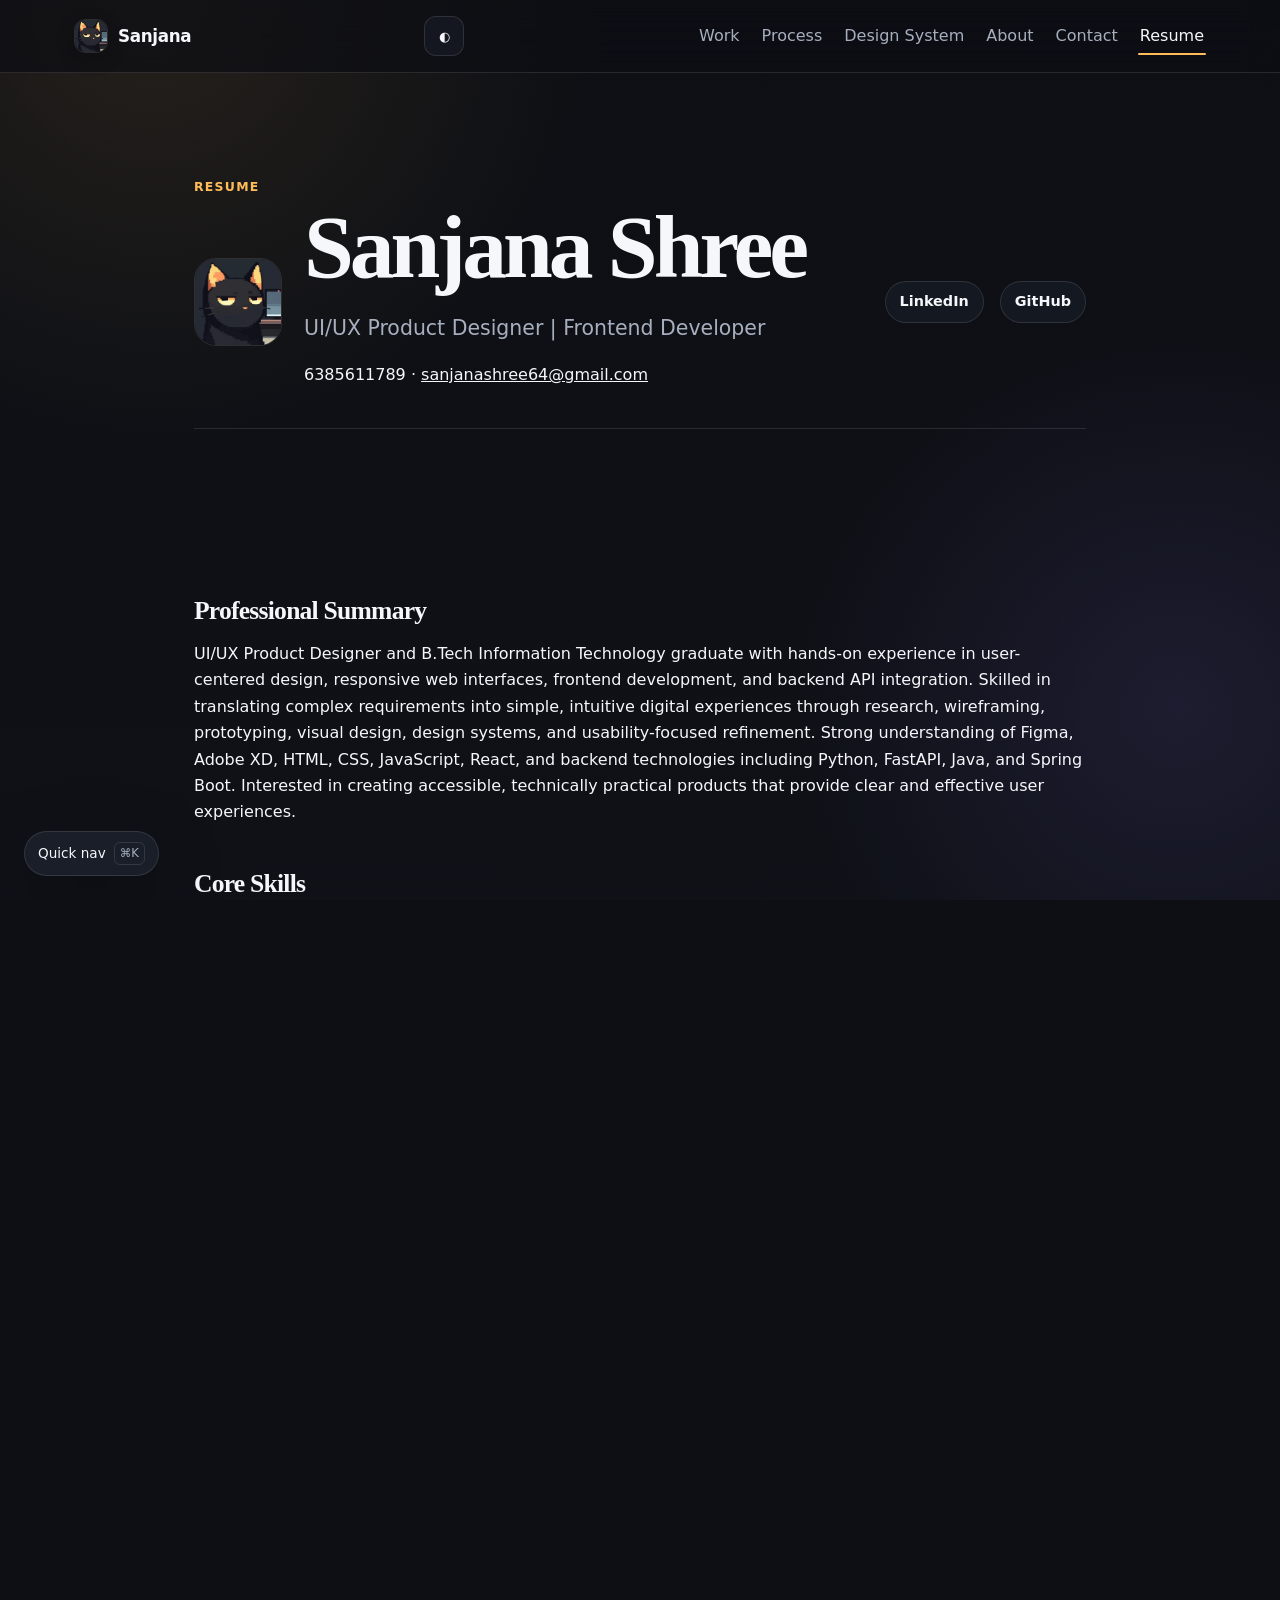
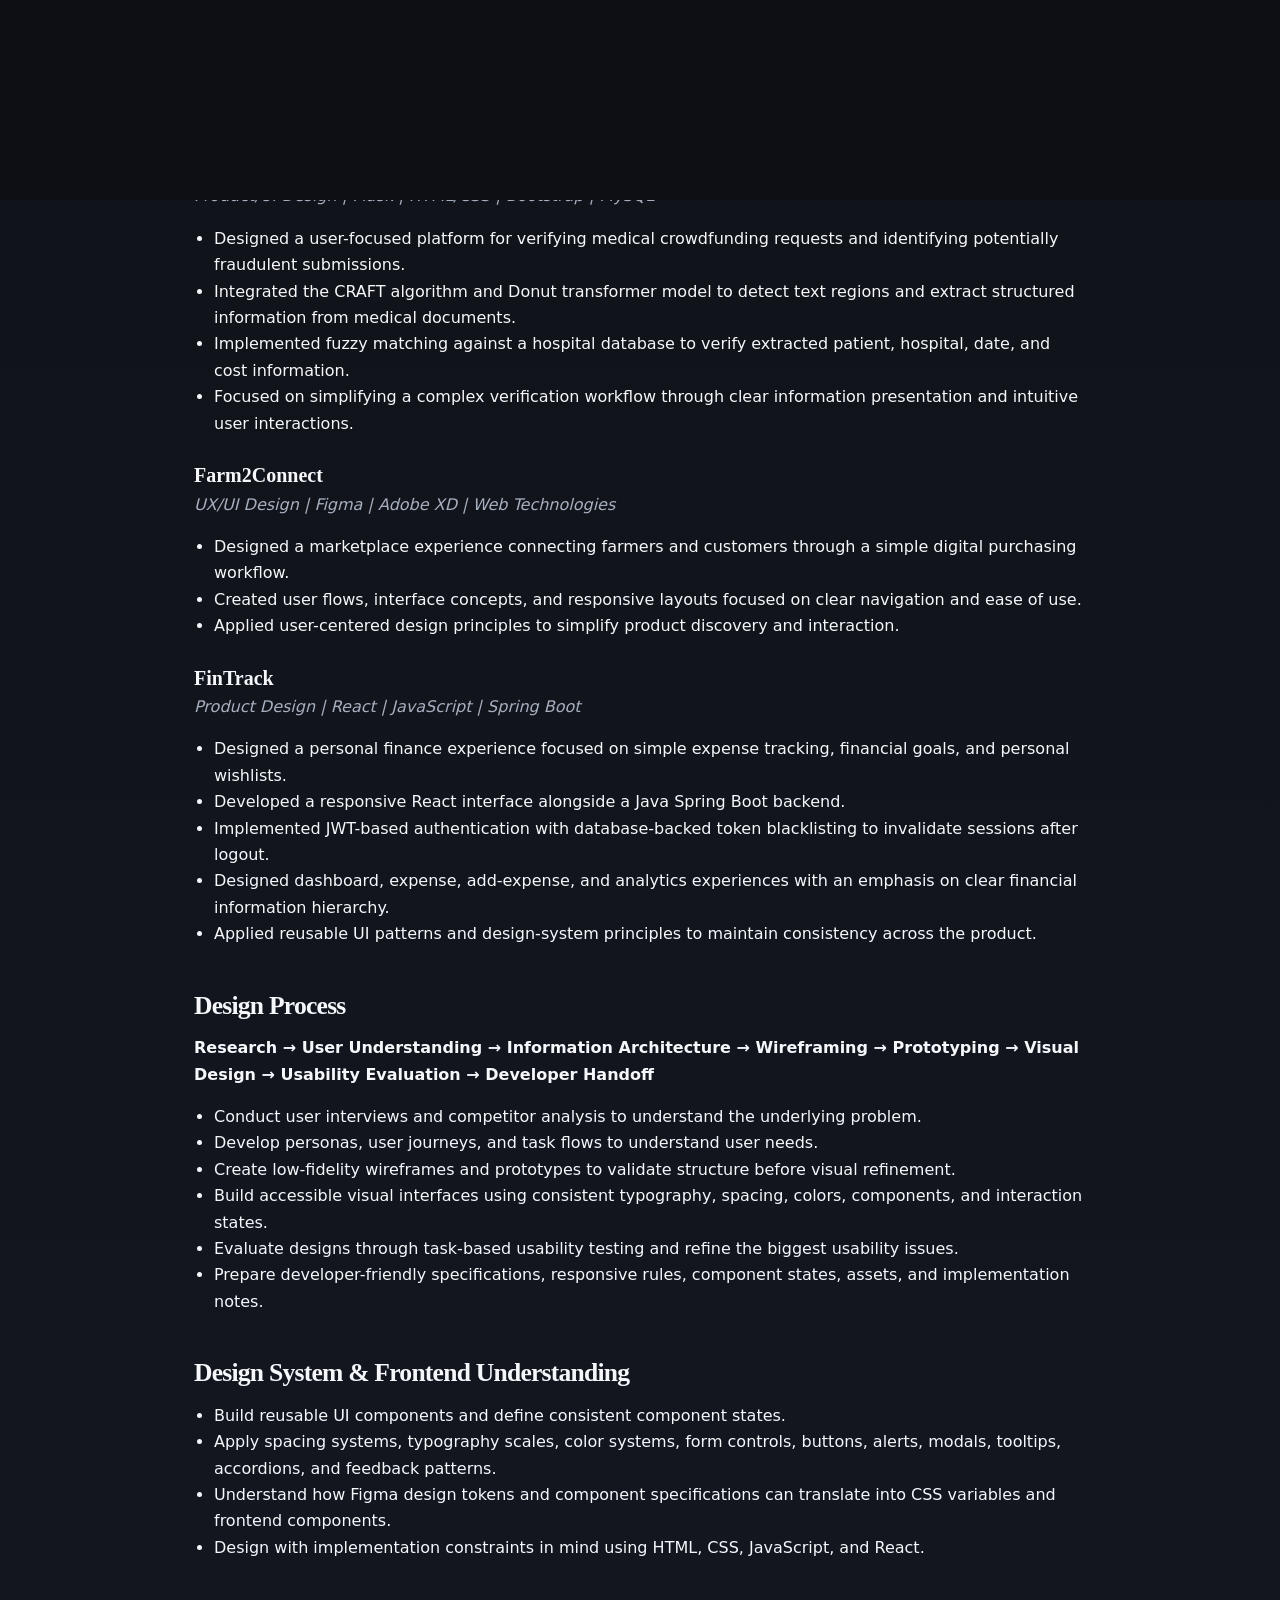
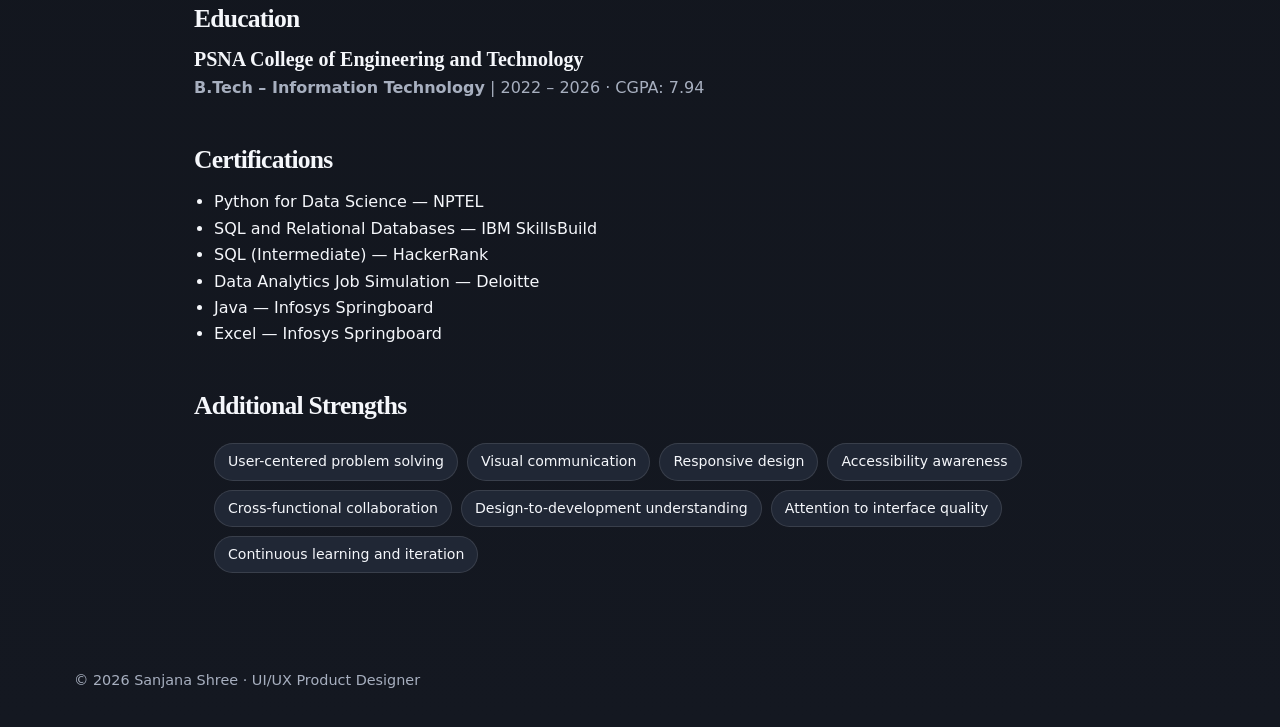
<file: sanjana_portfolio_full 3/resume.html>
<!DOCTYPE html><html lang="en"><head><meta charset="utf-8"><meta name="viewport" content="width=device-width,initial-scale=1"><title>Resume — Sanjana Shree</title><meta name="description" content="Resume of Sanjana Shree, UI/UX Product Designer and Frontend Developer"><meta name="theme-color" content="#0d0f14"><link rel="stylesheet" href="styles.css"></head><body data-page="resume"><a class="skip" href="#main">Skip to content</a><header class="nav"><div class="wrap nav-in"><a class="logo" href="index.html">Sanjana</a><button class="burger" aria-label="Menu" aria-expanded="false" aria-controls="menu"><span></span><span></span></button><nav id="menu" aria-label="Primary"><a data-nav="work" href="work.html">Work</a><a data-nav="process" href="process.html">Process</a><a data-nav="system" href="design-system.html">Design System</a><a data-nav="about" href="about.html">About</a><a data-nav="contact" href="contact.html">Contact</a><a data-nav="resume" href="resume.html">Resume</a></nav></div></header>
<main id="main"><section class="wrap page-hero resume"><span class="eyebrow">Resume</span><div class="resume-head"><div><h1>Sanjana Shree</h1><p class="lead">UI/UX Product Designer | Frontend Developer</p><p>6385611789 · <a href="mailto:sanjanashree64@gmail.com">sanjanashree64@gmail.com</a></p></div><div class="row"><a class="btn ghost sm" target="_blank" rel="noopener" href="https://www.linkedin.com/in/sanjana-murugan-63764a354/?isSelfProfile=true">LinkedIn</a><a class="btn ghost sm" target="_blank" rel="noopener" href="https://github.com/sanjanashreem">GitHub</a></div></div></section><section class="wrap sec resume"><h2>Professional Summary</h2><p>UI/UX Product Designer and B.Tech Information Technology graduate with hands-on experience in user-centered design, responsive web interfaces, frontend development, and backend API integration. Skilled in translating complex requirements into simple, intuitive digital experiences through research, wireframing, prototyping, visual design, design systems, and usability-focused refinement. Strong understanding of Figma, Adobe XD, HTML, CSS, JavaScript, React, and backend technologies including Python, FastAPI, Java, and Spring Boot. Interested in creating accessible, technically practical products that provide clear and effective user experiences.</p><h2>Core Skills</h2><p><b>UI/UX Design:</b> User Research, User Flows, Information Architecture, Wireframing, Prototyping, Visual Design, Usability Testing, Design Systems, Developer Handoff</p><p><b>Design Tools:</b> Figma, Adobe XD, Sketch, Canva</p><p><b>Frontend:</b> HTML5, CSS3, JavaScript, React</p><p><b>Programming & Backend:</b> Java, Python, FastAPI, Spring Boot, REST APIs</p><p><b>Database & Tools:</b> SQL, MySQL, PostgreSQL, MongoDB, SQLAlchemy, Git, GitHub, pgAdmin</p><p><b>Analytics & Productivity:</b> Microsoft Excel, Power BI</p><h2>Experience</h2><div class="entry"><h3>Backend Developer Intern</h3><p><b>Steinn Labs Technologies</b> | Feb 2025 – Mar 2025</p><ul><li>Developed RESTful APIs using Python, FastAPI, and SQLAlchemy for backend application functionality.</li><li>Worked with database interactions and API logic to support reliable data retrieval and processing.</li><li>Contributed to backend implementation and API design in real-time project environments.</li><li>Debugged application issues and improved backend functionality through iterative development.</li></ul></div><div class="entry"><h3>Frontend Developer Intern</h3><p><b>Gateway Software Solution</b> | Jun 2025 – Jul 2025</p><ul><li>Developed responsive and dynamic user interfaces using React and component-based architecture.</li><li>Integrated frontend functionality with backend data services to support interactive application features.</li><li>Worked with HTML, CSS, JavaScript, React, Node.js, Express, and MongoDB during full-stack development.</li><li>Collaborated with team members to implement features and improve application usability and responsiveness.</li></ul></div><h2>Selected Projects</h2><div class="entry"><h3>MediTrust</h3><p><i>Product/UI Design | Flask | HTML/CSS | Bootstrap | MySQL</i></p><ul><li>Designed a user-focused platform for verifying medical crowdfunding requests and identifying potentially fraudulent submissions.</li><li>Integrated the CRAFT algorithm and Donut transformer model to detect text regions and extract structured information from medical documents.</li><li>Implemented fuzzy matching against a hospital database to verify extracted patient, hospital, date, and cost information.</li><li>Focused on simplifying a complex verification workflow through clear information presentation and intuitive user interactions.</li></ul></div><div class="entry"><h3>Farm2Connect</h3><p><i>UX/UI Design | Figma | Adobe XD | Web Technologies</i></p><ul><li>Designed a marketplace experience connecting farmers and customers through a simple digital purchasing workflow.</li><li>Created user flows, interface concepts, and responsive layouts focused on clear navigation and ease of use.</li><li>Applied user-centered design principles to simplify product discovery and interaction.</li></ul></div><div class="entry"><h3>FinTrack</h3><p><i>Product Design | React | JavaScript | Spring Boot</i></p><ul><li>Designed a personal finance experience focused on simple expense tracking, financial goals, and personal wishlists.</li><li>Developed a responsive React interface alongside a Java Spring Boot backend.</li><li>Implemented JWT-based authentication with database-backed token blacklisting to invalidate sessions after logout.</li><li>Designed dashboard, expense, add-expense, and analytics experiences with an emphasis on clear financial information hierarchy.</li><li>Applied reusable UI patterns and design-system principles to maintain consistency across the product.</li></ul></div><h2>Design Process</h2><p><b>Research → User Understanding → Information Architecture → Wireframing → Prototyping → Visual Design → Usability Evaluation → Developer Handoff</b></p><ul><li>Conduct user interviews and competitor analysis to understand the underlying problem.</li><li>Develop personas, user journeys, and task flows to understand user needs.</li><li>Create low-fidelity wireframes and prototypes to validate structure before visual refinement.</li><li>Build accessible visual interfaces using consistent typography, spacing, colors, components, and interaction states.</li><li>Evaluate designs through task-based usability testing and refine the biggest usability issues.</li><li>Prepare developer-friendly specifications, responsive rules, component states, assets, and implementation notes.</li></ul><h2>Design System & Frontend Understanding</h2><ul><li>Build reusable UI components and define consistent component states.</li><li>Apply spacing systems, typography scales, color systems, form controls, buttons, alerts, modals, tooltips, accordions, and feedback patterns.</li><li>Understand how Figma design tokens and component specifications can translate into CSS variables and frontend components.</li><li>Design with implementation constraints in mind using HTML, CSS, JavaScript, and React.</li></ul><h2>Education</h2><div class="entry"><h3>PSNA College of Engineering and Technology</h3><p><b>B.Tech – Information Technology</b> | 2022 – 2026 · CGPA: 7.94</p></div><h2>Certifications</h2><ul><li>Python for Data Science — NPTEL</li><li>SQL and Relational Databases — IBM SkillsBuild</li><li>SQL (Intermediate) — HackerRank</li><li>Data Analytics Job Simulation — Deloitte</li><li>Java — Infosys Springboard</li><li>Excel — Infosys Springboard</li></ul><h2>Additional Strengths</h2><ul class="skills"><li>User-centered problem solving</li><li>Visual communication</li><li>Responsive design</li><li>Accessibility awareness</li><li>Cross-functional collaboration</li><li>Design-to-development understanding</li><li>Attention to interface quality</li><li>Continuous learning and iteration</li></ul></section></main><footer class="wrap foot">© <span data-year>2026</span> Sanjana Shree · UI/UX Product Designer</footer><script src="site.js"></script></body></html>
</file>
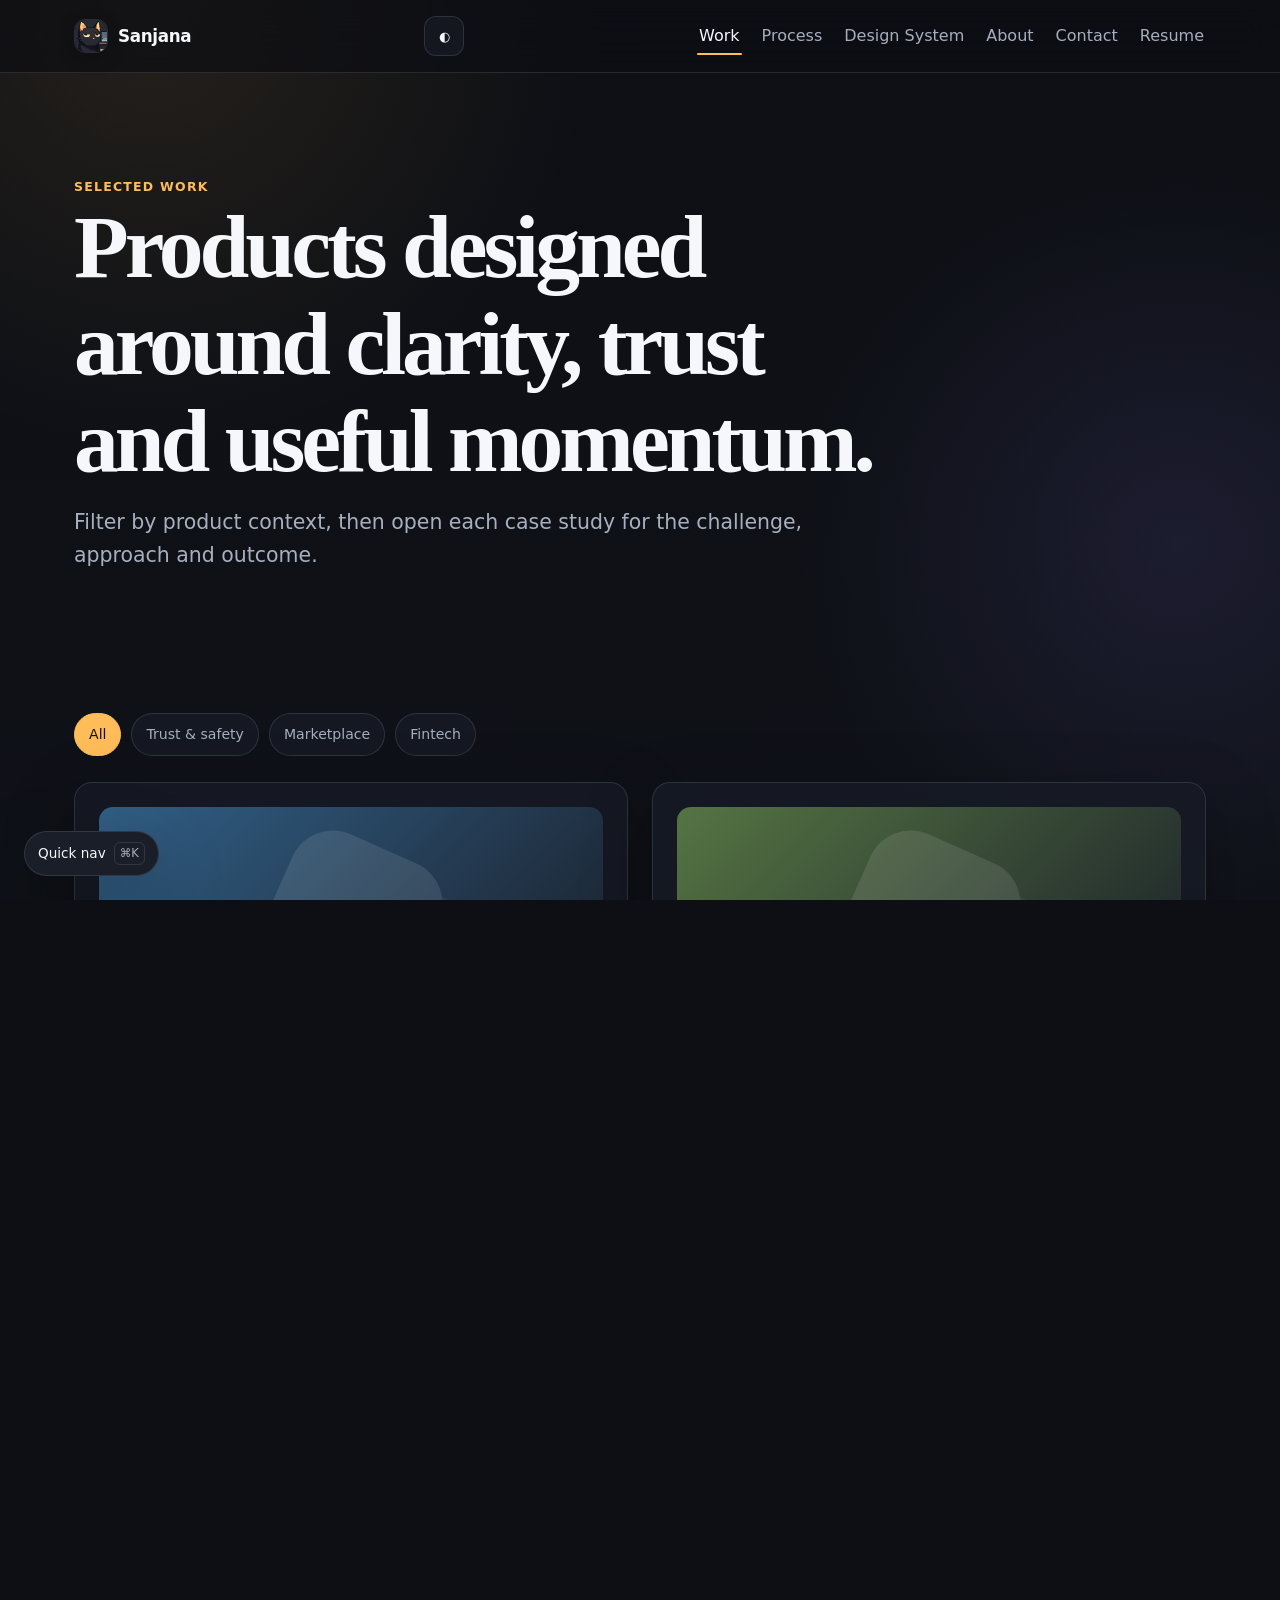
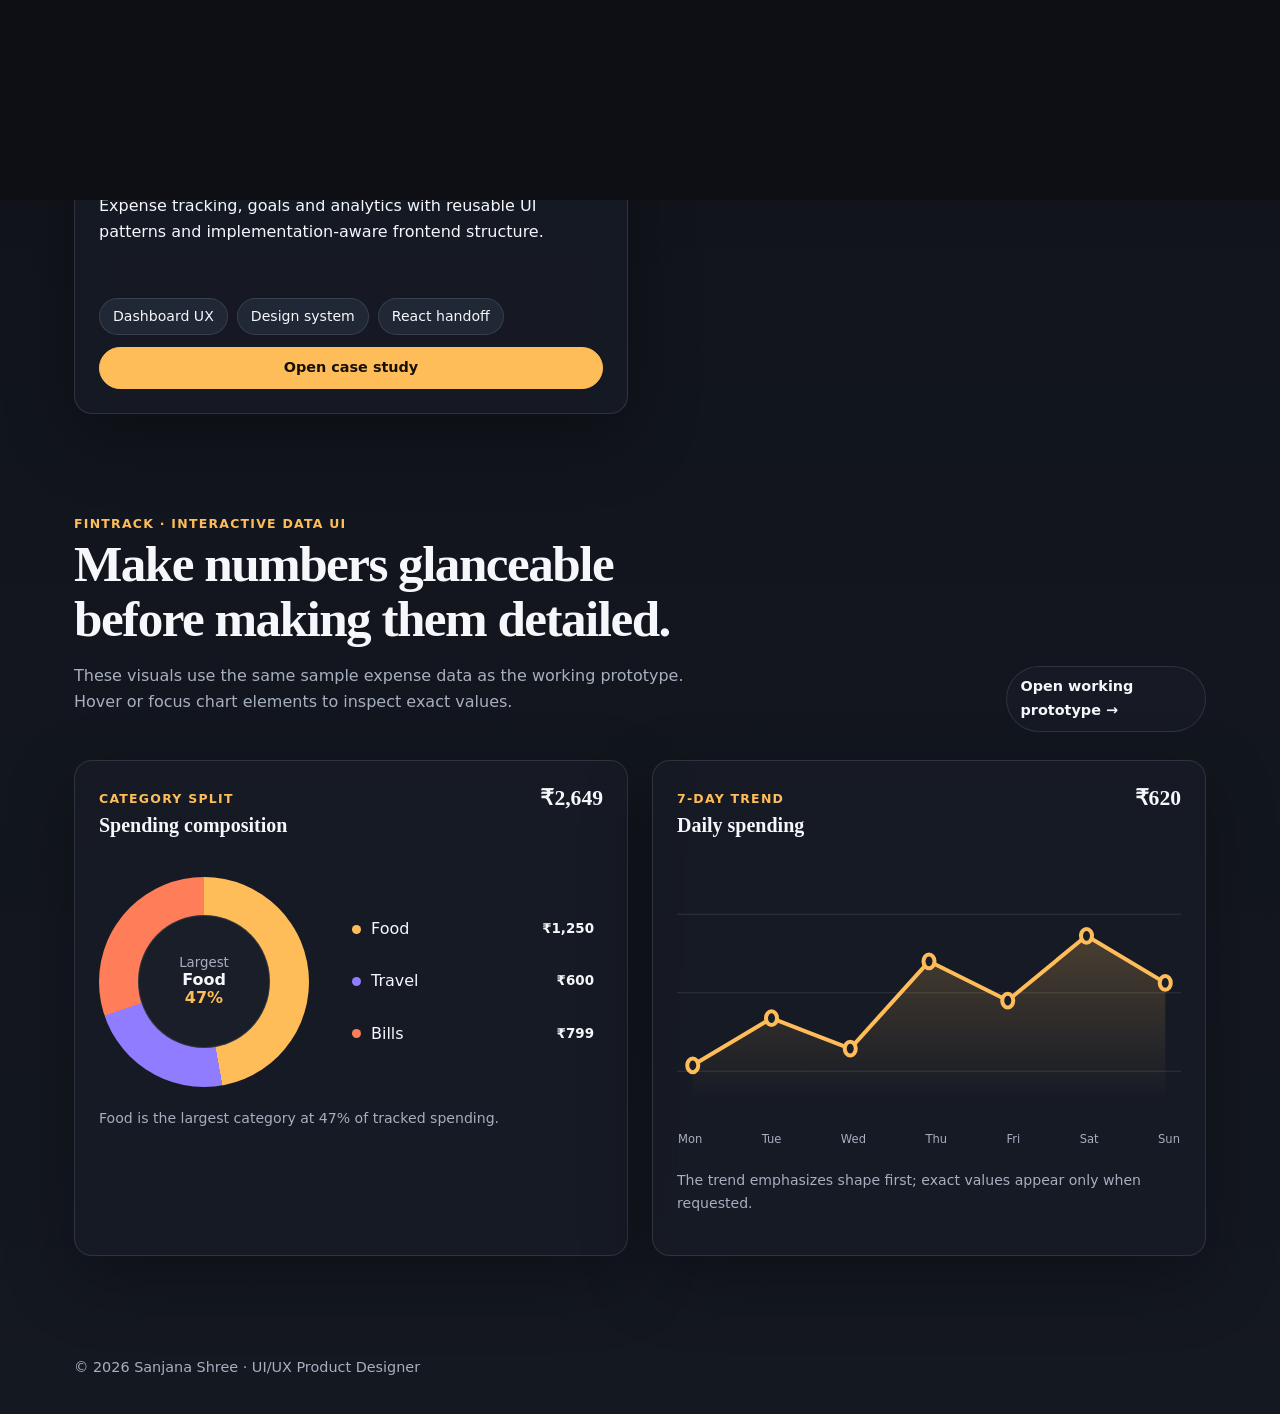
<file: sanjana_portfolio_full 3/work.html>
<!DOCTYPE html><html lang="en"><head><meta charset="utf-8"><meta name="viewport" content="width=device-width,initial-scale=1"><meta name="theme-color" content="#0d0f14"><title>Work — Sanjana Shree</title><meta name="description" content="Sanjana Shree UI/UX Product Designer portfolio"><link rel="stylesheet" href="styles.css"></head><body data-page="work"><a class="skip" href="#main">Skip to content</a><header class="nav"><div class="wrap nav-in"><a class="logo" href="index.html">Sanjana</a><button class="burger" aria-label="Menu" aria-expanded="false" aria-controls="menu"><span></span><span></span></button><nav id="menu" aria-label="Primary"><a data-nav="work" href="work.html">Work</a><a data-nav="process" href="process.html">Process</a><a data-nav="system" href="design-system.html">Design System</a><a data-nav="about" href="about.html">About</a><a data-nav="contact" href="contact.html">Contact</a><a data-nav="resume" href="resume.html">Resume</a></nav></div></header><main id="main"><section class="wrap page-hero"><span class="eyebrow">Selected Work</span><h1>Products designed around clarity, trust and useful momentum.</h1><p class="lead">Filter by product context, then open each case study for the challenge, approach and outcome.</p></section><section class="wrap sec"><div class="project-filters" aria-label="Filter projects"><button class="filter-btn active" data-filter="all">All</button><button class="filter-btn" data-filter="trust">Trust & safety</button><button class="filter-btn" data-filter="marketplace">Marketplace</button><button class="filter-btn" data-filter="fintech">Fintech</button></div><div class="page-grid"><article class="card project-card" data-type="trust healthcare"><div class="art" style="--project:#315f86"><span>M</span></div><span class="cat">Healthcare · Trust & Safety</span><h2>MediTrust</h2><p>AI-powered medical crowdfunding verification that makes complex document checks easier to understand and act on.</p><div class="skills"><li>Trust UX</li><li>Document AI</li><li>Information hierarchy</li></div><button class="btn sm" data-case="meditrust">Open case study</button></article><article class="card project-card" data-type="marketplace"><div class="art" style="--project:#557443"><span>F</span></div><span class="cat">Agricultural Marketplace</span><h2>Farm2Connect</h2><p>A simpler path from product discovery to purchase for farmers and customers across responsive layouts.</p><div class="skills"><li>User flows</li><li>Responsive UI</li><li>Marketplace UX</li></div><button class="btn sm" data-case="farm2connect">Open case study</button></article><article class="card project-card" data-type="fintech"><div class="art" style="--project:#8a6331"><span>F</span></div><span class="cat">Fintech · Personal Finance</span><h2>FinTrack</h2><p>Expense tracking, goals and analytics with reusable UI patterns and implementation-aware frontend structure.</p><div class="skills"><li>Dashboard UX</li><li>Design system</li><li>React handoff</li></div><button class="btn sm" data-case="fintrack">Open case study</button></article></div></section>
<section class="wrap sec work-data" aria-labelledby="data-title">
  <div class="section-head split-head"><div><span class="eyebrow">FinTrack · interactive data UI</span><h2 id="data-title">Make numbers glanceable before making them detailed.</h2><p class="sub">These visuals use the same sample expense data as the working prototype. Hover or focus chart elements to inspect exact values.</p></div><a class="btn ghost sm" href="index.html#playground-title">Open working prototype →</a></div>
  <div class="chart-grid">
    <article class="card chart-card"><div class="chart-head"><div><span class="cat">Category split</span><h3>Spending composition</h3></div><strong id="donutTotal">₹2,649</strong></div><div class="donut-layout"><div class="donut" id="spendDonut" role="img" aria-label="Donut chart: Food 1250 rupees, Travel 600 rupees, Bills 799 rupees"><div class="donut-center"><small>Largest</small><b>Food</b><span>47%</span></div></div><div class="chart-legend"><button data-chart-cat="Food"><i></i><span>Food</span><b>₹1,250</b></button><button data-chart-cat="Travel"><i></i><span>Travel</span><b>₹600</b></button><button data-chart-cat="Bills"><i></i><span>Bills</span><b>₹799</b></button></div></div><p class="chart-caption" id="donutCaption">Food is the largest category at 47% of tracked spending.</p></article>
    <article class="card chart-card"><div class="chart-head"><div><span class="cat">7-day trend</span><h3>Daily spending</h3></div><strong id="trendValue">₹620</strong></div><div class="line-chart" id="trendChart" role="img" aria-label="Seven day spending trend"><svg viewBox="0 0 640 260" preserveAspectRatio="none" aria-hidden="true"><defs><linearGradient id="areaFade" x1="0" y1="0" x2="0" y2="1"><stop offset="0" stop-color="var(--accent)" stop-opacity=".28"/><stop offset="1" stop-color="var(--accent)" stop-opacity="0"/></linearGradient></defs><g class="grid-lines"><line x1="0" y1="40" x2="640" y2="40"/><line x1="0" y1="120" x2="640" y2="120"/><line x1="0" y1="200" x2="640" y2="200"/></g><path class="trend-area" d="M20 194 L120 146 L220 177 L320 88 L420 128 L520 62 L620 110 L620 230 L20 230 Z"/><path class="trend-line" d="M20 194 L120 146 L220 177 L320 88 L420 128 L520 62 L620 110"/><g class="trend-points"><circle data-day="Mon" data-value="₹220" cx="20" cy="194" r="7"/><circle data-day="Tue" data-value="₹420" cx="120" cy="146" r="7"/><circle data-day="Wed" data-value="₹290" cx="220" cy="177" r="7"/><circle data-day="Thu" data-value="₹660" cx="320" cy="88" r="7"/><circle data-day="Fri" data-value="₹490" cx="420" cy="128" r="7"/><circle data-day="Sat" data-value="₹770" cx="520" cy="62" r="7"/><circle data-day="Sun" data-value="₹570" cx="620" cy="110" r="7"/></g></svg><div class="chart-tooltip" id="trendTip" hidden></div></div><div class="chart-axis"><span>Mon</span><span>Tue</span><span>Wed</span><span>Thu</span><span>Fri</span><span>Sat</span><span>Sun</span></div><p class="chart-caption">The trend emphasizes shape first; exact values appear only when requested.</p></article>
  </div>
</section>
<dialog id="caseDialog" class="case-dialog"><div class="dialog-pad"><button class="btn ghost sm" id="closeCase" style="float:right">Close</button><div id="caseContent"></div></div></dialog></main><footer class="wrap foot">© <span data-year>2026</span> Sanjana Shree · UI/UX Product Designer</footer><script src="site.js"></script></body></html>
</file>
<file: sanjana_portfolio_full 3/styles.css>
:root{
  --bg:#0d0f14;--bg2:#141821;--surface:rgba(24,29,39,.72);--surface-solid:#191e28;--surface2:#202735;
  --line:rgba(255,255,255,.11);--text:#f5f7fb;--muted:#a7afbf;--accent:#ffbd59;--accent2:#ff7d59;--accent3:#8f7cff;
  --on:#171006;--err:#ff7a7a;--ok:#74d69a;--r:18px;--r2:28px;--shadow:0 24px 70px rgba(0,0,0,.28);
  --s1:4px;--s2:8px;--s3:16px;--s4:24px;--s5:48px;--s6:96px;
  --serif:"Iowan Old Style","Palatino Linotype",Georgia,serif;--sans:Inter,ui-sans-serif,system-ui,-apple-system,"Segoe UI",sans-serif;
}
html[data-theme="light"]{--bg:#f7f7fb;--bg2:#ffffff;--surface:rgba(255,255,255,.78);--surface-solid:#fff;--surface2:#f1f2f7;--line:rgba(16,20,30,.12);--text:#171923;--muted:#60687a;--shadow:0 24px 70px rgba(34,38,54,.11)}
*{box-sizing:border-box}html{scroll-behavior:smooth;scroll-padding-top:86px;background:var(--bg)}
body{margin:0;min-height:100vh;background:
 radial-gradient(circle at 12% 0%,rgba(255,189,89,.10),transparent 28rem),
 radial-gradient(circle at 92% 18%,rgba(143,124,255,.11),transparent 24rem),
 linear-gradient(180deg,var(--bg),var(--bg2));color:var(--text);font:16px/1.65 var(--sans);overflow-x:hidden;transition:background .35s,color .35s}
body::before{content:"";position:fixed;inset:0;pointer-events:none;z-index:-1;background-image:linear-gradient(rgba(255,255,255,.018) 1px,transparent 1px),linear-gradient(90deg,rgba(255,255,255,.018) 1px,transparent 1px);background-size:46px 46px;mask-image:linear-gradient(to bottom,rgba(0,0,0,.5),transparent 70%)}
h1,h2,h3{font-family:var(--serif);line-height:1.08;margin:0 0 var(--s3);font-weight:600;text-wrap:balance}h1{font-size:clamp(2.7rem,7vw,5.8rem);letter-spacing:-.045em}h2{font-size:clamp(2rem,4vw,3.2rem);letter-spacing:-.03em}h3{font-size:1.25rem}
p{margin:0 0 1rem}a{color:inherit}.wrap{max-width:1180px;margin:0 auto;padding:0 var(--s4)}.sec{padding:var(--s6) var(--s4) 0}.lead{font-size:clamp(1.08rem,2vw,1.28rem);color:var(--muted);max-width:64ch}.sub,.muted{color:var(--muted);max-width:64ch}small{color:var(--muted);display:block;margin-top:var(--s2)}
:focus-visible{outline:3px solid color-mix(in srgb,var(--accent) 85%,white);outline-offset:4px}.skip{position:fixed;left:-9999px;top:12px}.skip:focus{left:12px;background:var(--accent);color:var(--on);padding:8px 12px;border-radius:10px;z-index:300}
.scroll-progress{position:fixed;top:0;left:0;height:3px;width:100%;z-index:260;transform-origin:left;transform:scaleX(0);background:linear-gradient(90deg,var(--accent),var(--accent2),var(--accent3));box-shadow:0 0 16px color-mix(in srgb,var(--accent) 55%,transparent)}
.page-transition{position:fixed;inset:0;z-index:250;pointer-events:none;background:var(--bg);transform:translateY(100%)}body.is-leaving .page-transition{animation:pageCover .34s cubic-bezier(.76,0,.24,1) forwards}@keyframes pageCover{to{transform:translateY(0)}}
.cursor-glow{position:fixed;width:320px;height:320px;border-radius:50%;pointer-events:none;z-index:-1;background:radial-gradient(circle,rgba(255,189,89,.12),rgba(143,124,255,.06) 34%,transparent 70%);transform:translate(-50%,-50%);opacity:0;transition:opacity .2s}
.nav{position:sticky;top:0;z-index:200;background:color-mix(in srgb,var(--bg) 72%,transparent);backdrop-filter:blur(18px) saturate(135%);border-bottom:1px solid var(--line)}.nav-in{display:flex;justify-content:space-between;align-items:center;height:72px}.logo{font:700 1.05rem var(--sans);text-decoration:none;display:flex;align-items:center;gap:10px;letter-spacing:-.02em}.logo-avatar{width:34px;height:34px;border-radius:11px;object-fit:cover;border:1px solid var(--line);box-shadow:0 6px 18px rgba(0,0,0,.22)}nav{display:flex;gap:18px;align-items:center}nav a:not(.btn){text-decoration:none;color:var(--muted);padding:8px 2px;position:relative;transition:color .2s}nav a:not(.btn)::after{content:"";position:absolute;left:0;right:100%;bottom:2px;height:2px;border-radius:3px;background:var(--accent);transition:right .2s}nav a:not(.btn):hover,nav a.on{color:var(--text)}nav a.on::after{right:0}.burger{display:none;background:none;border:0;width:44px;height:44px;cursor:pointer}.burger span{display:block;height:2px;background:var(--text);margin:6px 8px;border-radius:10px;transition:transform .2s}.nav-tools{display:flex;gap:8px;align-items:center}.icon-btn{width:40px;height:40px;display:grid;place-items:center;border:1px solid var(--line);border-radius:12px;background:var(--surface);color:var(--text);cursor:pointer;transition:.2s}.icon-btn:hover{transform:translateY(-2px);border-color:color-mix(in srgb,var(--accent) 55%,var(--line))}
.btn{font:inherit;font-weight:750;background:var(--accent);color:var(--on);border:1px solid var(--accent);padding:12px 20px;border-radius:999px;cursor:pointer;text-decoration:none;display:inline-flex;align-items:center;justify-content:center;gap:8px;transition:transform .18s,background .18s,border-color .18s,box-shadow .18s;position:relative;overflow:hidden}.btn:hover{transform:translateY(-2px);background:#ffd17e;box-shadow:0 12px 34px rgba(255,189,89,.16)}.btn:active{transform:translateY(0) scale(.98)}.btn.ghost{background:var(--surface);color:var(--text);border-color:var(--line)}.btn.ghost:hover{border-color:color-mix(in srgb,var(--accent) 55%,var(--line));background:var(--surface2)}.btn.danger{background:transparent;color:var(--err);border-color:color-mix(in srgb,var(--err) 55%,var(--line))}.btn.sm{padding:8px 14px;font-size:.9rem}.btn:disabled{opacity:.45;cursor:not-allowed;transform:none}.row{display:flex;gap:var(--s3);flex-wrap:wrap;align-items:center;margin:var(--s4) 0}
.card{background:var(--surface);border:1px solid var(--line);border-radius:var(--r);padding:var(--s4);box-shadow:var(--shadow);backdrop-filter:blur(14px);position:relative;overflow:hidden;transition:transform .28s,border-color .28s,background .28s;--mx:50%;--my:50%}.card::before{content:"";position:absolute;inset:0;pointer-events:none;background:radial-gradient(240px circle at var(--mx) var(--my),rgba(255,255,255,.07),transparent 42%);opacity:0;transition:opacity .22s}.card:hover::before{opacity:1}.card:hover{border-color:color-mix(in srgb,var(--accent) 30%,var(--line))}.kicker,.eyebrow,.cat{color:var(--accent);font-size:.78rem;font-weight:800;text-transform:uppercase;letter-spacing:.1em}
.hero{display:grid;grid-template-columns:1.08fr .92fr;gap:clamp(34px,6vw,84px);align-items:center;min-height:calc(100vh - 72px);padding-top:58px;padding-bottom:58px}.hero-copy>*{opacity:0;animation:rise .72s cubic-bezier(.22,1,.36,1) forwards}.hero-copy .kicker{animation-delay:.04s}.hero-copy h1{animation-delay:.10s}.hero-copy .lead{animation-delay:.18s}.hero-copy .row{animation-delay:.26s}.hero-note{display:flex;align-items:center;gap:10px;color:var(--muted);font-size:.92rem;margin-top:20px}.status-dot{width:9px;height:9px;border-radius:50%;background:var(--ok);box-shadow:0 0 0 6px color-mix(in srgb,var(--ok) 12%,transparent)}@keyframes rise{to{opacity:1;transform:none}from{opacity:0;transform:translateY(18px)}}
.profile-stage{position:relative;min-height:520px;display:grid;place-items:center;perspective:1000px}.profile-orbit{position:absolute;width:min(450px,82vw);aspect-ratio:1;border:1px solid var(--line);border-radius:50%;animation:spin 20s linear infinite}.profile-orbit::before,.profile-orbit::after{content:"";position:absolute;width:12px;height:12px;border-radius:50%;background:var(--accent);box-shadow:0 0 30px var(--accent)}.profile-orbit::before{left:8%;top:26%}.profile-orbit::after{right:14%;bottom:18%;background:var(--accent3);box-shadow:0 0 30px var(--accent3)}@keyframes spin{to{transform:rotate(360deg)}}.profile-card{width:min(360px,76vw);aspect-ratio:1/1.12;border-radius:34px;padding:12px;background:linear-gradient(145deg,rgba(255,255,255,.12),rgba(255,255,255,.02));border:1px solid var(--line);box-shadow:0 45px 90px rgba(0,0,0,.35);transform:rotateY(var(--ry,-4deg)) rotateX(var(--rx,3deg));transition:transform .18s ease;position:relative;z-index:2}.profile-card img{width:100%;height:100%;display:block;object-fit:cover;border-radius:24px;image-rendering:auto}.profile-card::after{content:"Profile avatar";position:absolute;left:22px;bottom:22px;background:rgba(13,15,20,.72);color:#fff;border:1px solid rgba(255,255,255,.14);backdrop-filter:blur(10px);padding:7px 11px;border-radius:999px;font-size:.75rem;font-weight:700}.float-chip{position:absolute;z-index:3;padding:9px 13px;border-radius:999px;background:color-mix(in srgb,var(--surface-solid) 80%,transparent);border:1px solid var(--line);box-shadow:var(--shadow);font-size:.82rem;font-weight:700;backdrop-filter:blur(14px);animation:float 4.6s ease-in-out infinite}.float-chip.one{left:2%;top:20%}.float-chip.two{right:0;top:35%;animation-delay:-1.5s}.float-chip.three{left:10%;bottom:13%;animation-delay:-2.7s}@keyframes float{50%{transform:translateY(-10px)}}
.bento{display:grid;grid-template-columns:repeat(12,1fr);gap:18px}.bento>a{text-decoration:none}.bento .b1{grid-column:span 7;min-height:250px}.bento .b2{grid-column:span 5}.bento .b3{grid-column:span 5}.bento .b4{grid-column:span 7}.bento-card{display:flex;flex-direction:column;justify-content:flex-end;min-height:220px}.bento-card .arrow{position:absolute;right:22px;top:18px;font-size:1.5rem;color:var(--accent);transition:transform .2s}.bento-card:hover .arrow{transform:translate(4px,-4px)}.bento-card p{color:var(--muted);max-width:48ch}.metric-row{display:flex;gap:12px;flex-wrap:wrap;margin-top:20px}.metric{padding:8px 12px;border-radius:999px;background:var(--surface2);border:1px solid var(--line);font-size:.84rem;color:var(--muted)}
.page-hero{padding:100px var(--s4) 28px}.page-hero h1{max-width:950px}.page-hero p{max-width:760px}.page-grid{display:grid;grid-template-columns:repeat(2,minmax(0,1fr));gap:var(--s4)}
.project-filters{display:flex;gap:10px;flex-wrap:wrap;margin:0 0 26px}.filter-btn{border:1px solid var(--line);background:var(--surface);color:var(--muted);padding:9px 14px;border-radius:999px;cursor:pointer;font:inherit;font-size:.88rem;transition:.2s}.filter-btn:hover,.filter-btn.active{color:var(--on);background:var(--accent);border-color:var(--accent)}.project-card{display:flex;flex-direction:column;gap:12px;min-height:100%}.project-card .art{height:230px;border-radius:14px;background:linear-gradient(135deg,var(--project),var(--surface-solid));display:grid;place-items:center;position:relative;overflow:hidden}.project-card .art::before{content:"";width:160px;height:160px;border-radius:44px;background:rgba(255,255,255,.1);transform:rotate(24deg);box-shadow:80px 20px 0 rgba(255,255,255,.04)}.project-card .art span{position:absolute;font:700 3.4rem var(--serif)}.project-card[hidden]{display:none!important}
.process-shell{position:relative}.process-rail{position:sticky;top:104px;height:8px;background:var(--surface2);border:1px solid var(--line);border-radius:999px;overflow:hidden;margin-bottom:28px;z-index:4}.process-rail i{display:block;height:100%;width:var(--process,0%);background:linear-gradient(90deg,var(--accent),var(--accent2),var(--accent3));transition:width .35s}.process-list{display:grid;gap:14px;counter-reset:process}.process-item{display:grid;grid-template-columns:58px 1fr;gap:16px;align-items:start;min-height:150px}.process-item::before{counter-increment:process;content:counter(process,decimal-leading-zero);font:600 1.1rem var(--serif);color:var(--accent);padding-top:2px}.process-item.is-active{transform:translateX(8px);border-color:color-mix(in srgb,var(--accent) 45%,var(--line))}.process-item p{color:var(--muted)}
.tokens,.system-demo{display:grid;grid-template-columns:repeat(3,minmax(0,1fr));gap:var(--s3)}.sw{display:flex;gap:8px;flex-wrap:wrap}.sw i{width:46px;height:46px;border-radius:12px;border:1px solid var(--line);cursor:pointer;position:relative}.sw i:hover::after{content:"Click to copy";position:absolute;left:50%;bottom:115%;transform:translateX(-50%);white-space:nowrap;background:var(--surface-solid);color:var(--text);border:1px solid var(--line);border-radius:8px;padding:5px 8px;font-size:.7rem}.lab-card{display:grid;gap:14px}.range{width:100%;accent-color:var(--accent)}.demo-radius{height:100px;border-radius:var(--demo-r,18px);background:linear-gradient(135deg,var(--accent),var(--accent2));transition:border-radius .2s}.tog{width:54px;height:30px;border-radius:99px;border:1px solid var(--line);background:var(--surface2);position:relative;cursor:pointer;transition:background .2s}.tog::after{content:"";position:absolute;top:3px;left:3px;width:22px;height:22px;border-radius:50%;background:#fff;transition:transform .22s;box-shadow:0 4px 10px rgba(0,0,0,.25)}.tog[aria-checked=true]{background:var(--accent)}.tog[aria-checked=true]::after{transform:translateX(24px)}.acc{font:inherit;color:var(--text);background:none;border:0;border-bottom:1px solid var(--line);padding:8px 0;width:100%;text-align:left;cursor:pointer}.acc-b{color:var(--muted);padding-top:10px}
.about-grid{display:grid;grid-template-columns:.9fr 1.1fr;gap:var(--s4)}.about-profile{padding:12px}.about-profile img{width:100%;aspect-ratio:1;object-fit:cover;border-radius:14px}.skills{list-style:none;padding:0;display:flex;flex-wrap:wrap;gap:9px;margin-top:var(--s4)}.skills li{border:1px solid var(--line);border-radius:99px;padding:6px 13px;background:var(--surface2);font-size:.88rem}.timeline{position:relative;padding-left:22px}.timeline::before{content:"";position:absolute;left:4px;top:7px;bottom:7px;width:1px;background:var(--line)}.timeline .entry{position:relative;padding:0 0 30px 22px}.timeline .entry::before{content:"";position:absolute;left:-23px;top:7px;width:9px;height:9px;border-radius:50%;background:var(--accent);box-shadow:0 0 0 6px color-mix(in srgb,var(--accent) 10%,transparent)}
.resume{max-width:940px}.resume-head{display:grid;grid-template-columns:auto 1fr auto;gap:22px;align-items:center;border-bottom:1px solid var(--line);padding-bottom:24px}.resume-avatar{width:88px;height:88px;border-radius:22px;object-fit:cover;border:1px solid var(--line)}.resume h2{font-size:1.6rem;margin-top:44px}.resume h3{margin-bottom:5px}.resume ul{padding-left:20px}.resume .entry{margin:0 0 28px}.resume .entry p{margin:4px 0;color:var(--muted)}
.contact-grid{display:grid;grid-template-columns:.85fr 1.15fr;gap:var(--s4)}.contact-card a{word-break:break-word}.contact-profile{display:flex;align-items:center;gap:14px;margin-bottom:24px}.contact-profile img{width:62px;height:62px;border-radius:17px;object-fit:cover;border:1px solid var(--line)}label{display:grid;gap:6px;margin-bottom:var(--s3);font-size:.9rem;color:var(--muted)}input,select,textarea{font:inherit;background:var(--surface2);color:var(--text);border:1px solid var(--line);border-radius:12px;padding:11px 12px;transition:border-color .2s,box-shadow .2s}input:focus,select:focus,textarea:focus{border-color:var(--accent);box-shadow:0 0 0 4px color-mix(in srgb,var(--accent) 10%,transparent);outline:none}.form-card input,.form-card textarea{width:100%}.form-card textarea{min-height:155px;resize:vertical}.field-status{font-size:.78rem;color:var(--err);min-height:1.1em}.err{color:var(--err);font-size:.85rem;min-height:1.2em}
.auth-wrap{min-height:calc(100vh - 72px);display:grid;place-items:center;padding:48px 24px}.auth-card{width:min(480px,100%)}.auth-note{font-size:.9rem;color:var(--muted);border-left:3px solid var(--accent);padding-left:12px}
.toast{position:fixed;right:24px;bottom:24px;z-index:320;background:var(--surface-solid);border:1px solid var(--line);box-shadow:var(--shadow);padding:12px 16px;border-radius:14px;transform:translateY(30px);opacity:0;pointer-events:none;transition:.25s}.toast.show{transform:none;opacity:1}.back-top{position:fixed;right:24px;bottom:84px;z-index:120;opacity:0;transform:translateY(8px);pointer-events:none}.back-top.show{opacity:1;transform:none;pointer-events:auto}.quick-launch{position:fixed;left:24px;bottom:24px;z-index:120;display:flex;align-items:center;gap:8px;padding:10px 13px;border-radius:999px;background:var(--surface-solid);border:1px solid var(--line);box-shadow:var(--shadow);color:var(--text);cursor:pointer;font:inherit;font-size:.85rem}.quick-launch kbd{font:inherit;font-size:.72rem;color:var(--muted);border:1px solid var(--line);border-radius:6px;padding:1px 5px}
dialog{background:var(--surface-solid);color:var(--text);border:1px solid var(--line);border-radius:22px;padding:0;box-shadow:0 30px 100px rgba(0,0,0,.45);max-width:min(720px,calc(100vw - 28px));width:100%}dialog::backdrop{background:rgba(0,0,0,.58);backdrop-filter:blur(8px)}.dialog-pad{padding:24px}.cmd{max-width:580px}.cmd-search{width:100%;font-size:1.05rem}.cmd-list{display:grid;gap:6px;margin-top:12px}.cmd-list a{text-decoration:none;padding:11px 12px;border-radius:10px;display:flex;justify-content:space-between;align-items:center}.cmd-list a:hover,.cmd-list a:focus{background:var(--surface2)}.cmd-list small{margin:0}.case-dialog{max-width:760px}.case-hero{height:200px;background:linear-gradient(135deg,var(--case),var(--surface2));border-radius:14px;margin-bottom:24px;position:relative;overflow:hidden}.case-hero::after{content:"";position:absolute;width:230px;height:230px;border-radius:60px;background:rgba(255,255,255,.08);right:-30px;top:-60px;transform:rotate(28deg)}.case-grid{display:grid;grid-template-columns:repeat(3,1fr);gap:10px;margin:20px 0}.case-stat{padding:12px;border-radius:12px;background:var(--surface2);border:1px solid var(--line)}
.reveal{opacity:0;transform:translateY(24px);transition:opacity .65s cubic-bezier(.22,1,.36,1),transform .65s cubic-bezier(.22,1,.36,1)}.reveal.is-visible{opacity:1;transform:none}.foot{padding-top:80px;padding-bottom:34px;color:var(--muted);font-size:.9rem}
@media(max-width:900px){.hero,.page-grid,.contact-grid,.about-grid,.tokens,.system-demo{grid-template-columns:1fr}.hero{min-height:auto;padding-top:56px}.profile-stage{min-height:460px}.bento{grid-template-columns:1fr}.bento .b1,.bento .b2,.bento .b3,.bento .b4{grid-column:auto}.resume-head{grid-template-columns:auto 1fr}.resume-head>.row{grid-column:1/-1;margin-top:0}.page-hero{padding-top:68px}}
@media(max-width:760px){.burger{display:block}nav{display:none;position:absolute;top:72px;left:0;right:0;flex-direction:column;align-items:stretch;background:var(--surface-solid);padding:14px 20px 20px;border-bottom:1px solid var(--line);box-shadow:var(--shadow)}nav.open{display:flex}nav a{padding:10px 4px!important}.nav-tools{margin-left:auto;margin-right:6px}.hero{grid-template-columns:1fr}.profile-stage{order:-1;min-height:390px}.profile-card{width:min(290px,74vw)}.profile-orbit{width:min(340px,86vw)}.float-chip{font-size:.74rem}.page-hero{padding:56px 20px 18px}.wrap,.sec{padding-left:20px;padding-right:20px}.process-item{grid-template-columns:44px 1fr}.case-grid{grid-template-columns:1fr}.quick-launch{left:14px;bottom:14px}.back-top{right:14px}.toast{right:14px;left:14px;bottom:74px}.resume-head{grid-template-columns:1fr}.resume-avatar{width:74px;height:74px}}
@media(pointer:coarse){.cursor-glow{display:none}.card::before{display:none}}
@media(prefers-reduced-motion:reduce){html{scroll-behavior:auto}*,*::before,*::after{animation:none!important;transition-duration:.01ms!important;scroll-behavior:auto!important}.reveal{opacity:1;transform:none}.profile-card{transform:none!important}.page-transition{display:none}}

/* --- Purposeful interactive additions --- */
.section-head{margin-bottom:28px}.split-head{display:flex;align-items:end;justify-content:space-between;gap:24px}.interaction-hint{font-size:.82rem;color:var(--muted);border:1px solid var(--line);background:var(--surface);padding:8px 12px;border-radius:999px;white-space:nowrap}
.playground-layout{display:grid;grid-template-columns:minmax(320px,.78fr) 1.22fr;gap:48px;align-items:center}.device{width:min(390px,100%);margin:auto;border:10px solid #080a0f;border-radius:44px;box-shadow:0 0 0 1px var(--line),0 36px 90px rgba(0,0,0,.38);position:relative}.device-speaker{position:absolute;top:10px;left:50%;transform:translateX(-50%);width:86px;height:20px;border-radius:0 0 14px 14px;background:#080a0f;z-index:4}.screen{background:linear-gradient(180deg,var(--surface-solid),var(--bg));border-radius:34px;min-height:590px;padding:46px 22px 82px;position:relative;overflow:hidden}.view{animation:phoneView .34s cubic-bezier(.22,1,.36,1)}@keyframes phoneView{from{opacity:0;transform:translateX(12px)}}.phone-head{display:flex;align-items:flex-start;justify-content:space-between;gap:12px}.phone-head h3{margin:0}.phone-chip{font-size:.72rem;padding:5px 9px;border:1px solid var(--line);background:var(--surface2);border-radius:999px;color:var(--muted)}.big{font:600 2.45rem var(--serif);letter-spacing:-.03em}.mini-chart{padding:18px 0}.bars{display:flex;gap:8px;align-items:flex-end;height:100px;margin:0}.bars.lg{height:126px}.bars i{flex:1;height:var(--h);min-width:8px;background:linear-gradient(180deg,var(--accent),color-mix(in srgb,var(--accent2) 70%,var(--accent)));border-radius:6px 6px 2px 2px;transform-origin:bottom;animation:barGrow .55s cubic-bezier(.22,1,.36,1)}@keyframes barGrow{from{transform:scaleY(.08);opacity:.4}}.phone-insight{display:grid;gap:3px;padding:14px;border:1px solid var(--line);background:var(--surface);border-radius:14px}.phone-insight span{font-size:.72rem;text-transform:uppercase;letter-spacing:.12em;color:var(--accent)}.phone-insight strong{font-size:.92rem}.tabs{position:absolute;bottom:0;left:0;right:0;display:flex;background:color-mix(in srgb,var(--surface-solid) 92%,transparent);border-top:1px solid var(--line);backdrop-filter:blur(12px)}.tabs button{flex:1;font:inherit;font-size:.7rem;color:var(--muted);background:none;border:0;padding:17px 2px;cursor:pointer;position:relative}.tabs button[aria-selected=true]{color:var(--accent)}.tabs button[aria-selected=true]::before{content:"";position:absolute;top:0;left:22%;right:22%;height:2px;background:var(--accent);border-radius:2px}.list{list-style:none;padding:0;margin:18px 0}.list li{display:flex;justify-content:space-between;gap:12px;padding:12px 0;border-bottom:1px solid var(--line)}.list small{margin:2px 0 0}.catbar{height:9px;border-radius:99px;background:var(--surface2);margin:5px 0 16px;overflow:hidden}.catbar i{display:block;height:100%;background:linear-gradient(90deg,var(--accent),var(--accent2));border-radius:inherit;transform-origin:left;animation:growWidth .5s cubic-bezier(.22,1,.36,1)}@keyframes growWidth{from{transform:scaleX(0)}}.playground-notes{display:grid;gap:14px}.rationale-card{min-height:160px}.rationale-card h3{font-size:1.35rem}.rationale-card p{color:var(--muted)}
.grid3{display:grid;grid-template-columns:repeat(3,minmax(0,1fr));gap:var(--s3)}.lab .lab-card{min-height:220px;display:flex;flex-direction:column;align-items:flex-start}.lab-top{width:100%;display:flex;align-items:center;justify-content:space-between;gap:12px}.lab-purpose{font-size:.68rem;text-transform:uppercase;letter-spacing:.12em;color:var(--accent)}.lab-card small{margin-top:auto}.acc{display:flex;align-items:center;justify-content:space-between;gap:16px}.acc span{font-size:1.25rem;transition:transform .2s}.acc[aria-expanded=true] span{transform:rotate(45deg)}.skel{height:62px;width:100%;border-radius:12px;background:linear-gradient(90deg,var(--surface2) 25%,color-mix(in srgb,var(--surface2) 60%,white) 50%,var(--surface2) 75%) 0 0/200% 100%;animation:shimmer 1.35s infinite}.skel.done{animation:none;background:var(--surface2);display:grid;place-items:center;color:var(--muted)}@keyframes shimmer{to{background-position:-200% 0}}.focus-target{display:flex;justify-content:space-between;width:100%;padding:14px;border-radius:12px;border:1px solid var(--line);text-decoration:none;background:var(--surface2)}
/* Process: sticky visual + scroll-driven narrative */
.process-experience{padding-top:52px}.process-nav{display:flex;gap:8px;overflow:auto;padding:0 0 14px;scrollbar-width:none;position:sticky;top:72px;z-index:20;background:linear-gradient(180deg,var(--bg) 68%,transparent)}.process-nav::-webkit-scrollbar{display:none}.process-tab{flex:0 0 auto;display:flex;align-items:center;gap:8px;border:1px solid var(--line);background:var(--surface);color:var(--muted);border-radius:999px;padding:8px 12px;cursor:pointer;font:inherit;transition:background .2s,border-color .2s,color .2s}.process-tab b{font-size:.7rem;color:var(--accent)}.process-tab.active{background:var(--text);color:var(--bg);border-color:var(--text)}.process-tab.active b{color:var(--accent2)}.process-stage-wrap{display:grid;grid-template-columns:minmax(0,1.25fr) minmax(300px,.75fr);gap:42px;align-items:start;margin-top:20px}.process-sticky{position:sticky;top:148px;min-height:610px;display:grid;grid-template-rows:auto 1fr auto}.process-meter{display:flex;align-items:center;gap:14px}.process-meter>span{font-size:.75rem;color:var(--muted);font-variant-numeric:tabular-nums}.process-meter>i{height:5px;flex:1;background:var(--surface2);border-radius:99px;overflow:hidden}.process-meter>i>b{display:block;width:12.5%;height:100%;background:linear-gradient(90deg,var(--accent),var(--accent2));border-radius:inherit;transition:width .55s cubic-bezier(.22,1,.36,1)}.process-visual{min-height:315px;position:relative;display:grid;place-items:center;isolation:isolate}.process-core{width:118px;height:118px;border-radius:30px;display:grid;place-items:center;background:linear-gradient(145deg,var(--accent),var(--accent2));color:var(--on);font:700 2.7rem var(--serif);box-shadow:0 26px 60px rgba(255,125,89,.16);transition:transform .55s cubic-bezier(.22,1,.36,1),border-radius .55s}.process-orbit{position:absolute;border:1px solid var(--line);border-radius:50%;transition:transform .7s cubic-bezier(.22,1,.36,1),border-radius .55s}.orbit-a{width:240px;height:240px}.orbit-b{width:310px;height:210px;transform:rotate(-18deg)}.process-node{position:absolute;width:16px;height:16px;border-radius:50%;background:var(--surface2);border:2px solid var(--line);transition:transform .55s,background .3s,border-color .3s}.process-node.n1{transform:translate(-135px,-70px)}.process-node.n2{transform:translate(135px,-62px)}.process-node.n3{transform:translate(-115px,82px)}.process-node.n4{transform:translate(128px,74px)}.process-visual[data-stage="1"] .process-core{transform:rotate(45deg);border-radius:50%}.process-visual[data-stage="2"] .orbit-b{transform:rotate(18deg) scale(.9)}.process-visual[data-stage="3"] .process-core{border-radius:12px;transform:scale(.88)}.process-visual[data-stage="4"] .orbit-a{transform:scale(1.12)}.process-visual[data-stage="5"] .process-core{transform:rotate(-8deg) scale(1.06)}.process-visual[data-stage="6"] .process-node{background:var(--accent);border-color:var(--accent)}.process-visual[data-stage="7"] .orbit-a,.process-visual[data-stage="7"] .orbit-b{border-color:var(--accent)}.process-copy{transition:opacity .16s,transform .16s}.process-copy.changing{opacity:0;transform:translateY(8px)}.process-details{display:grid;grid-template-columns:1fr 1fr;gap:10px;margin-top:22px}.process-details>div{padding:12px;border:1px solid var(--line);background:var(--surface2);border-radius:12px}.process-details small{margin:0 0 4px}.process-details strong{font-size:.9rem}.process-scroll{display:grid;gap:42vh;padding:12vh 0 32vh}.process-trigger{opacity:.3;border-left:2px solid var(--line);padding:4px 0 4px 22px;transition:opacity .3s,border-color .3s,transform .3s}.process-trigger>span{font-size:.72rem;text-transform:uppercase;letter-spacing:.12em;color:var(--accent)}.process-trigger h3{font-size:1.7rem;margin:6px 0}.process-trigger p{color:var(--muted)}.process-trigger.is-current{opacity:1;border-color:var(--accent);transform:translateX(6px)}.process-principle{padding:clamp(28px,6vw,64px)}
/* Work charts */
.work-data{padding-bottom:20px}.chart-grid{display:grid;grid-template-columns:1fr 1fr;gap:var(--s4)}.chart-card{min-height:430px}.chart-head{display:flex;align-items:flex-start;justify-content:space-between;gap:14px}.chart-head h3{margin-top:4px}.chart-head>strong{font:600 1.35rem var(--serif)}.donut-layout{display:grid;grid-template-columns:220px 1fr;gap:24px;align-items:center;margin-top:24px}.donut{width:210px;aspect-ratio:1;border-radius:50%;background:conic-gradient(var(--accent) 0 47.19%,var(--accent3) 47.19% 69.84%,var(--accent2) 69.84% 100%);display:grid;place-items:center;position:relative;transition:transform .25s}.donut::before{content:"";width:62%;aspect-ratio:1;border-radius:50%;background:var(--surface-solid);border:1px solid var(--line)}.donut-center{position:absolute;display:grid;text-align:center;line-height:1.15}.donut-center small{margin:0}.donut-center b{font-size:1rem}.donut-center span{color:var(--accent);font-weight:700}.chart-legend{display:grid;gap:8px}.chart-legend button{display:grid;grid-template-columns:10px 1fr auto;align-items:center;gap:9px;text-align:left;border:1px solid transparent;background:transparent;color:var(--text);border-radius:10px;padding:8px;cursor:pointer;font:inherit}.chart-legend button:hover,.chart-legend button:focus-visible{background:var(--surface2);border-color:var(--line)}.chart-legend i{width:9px;height:9px;border-radius:50%;background:var(--accent)}.chart-legend button:nth-child(2) i{background:var(--accent3)}.chart-legend button:nth-child(3) i{background:var(--accent2)}.chart-legend b{font-size:.84rem}.chart-caption{color:var(--muted);font-size:.88rem;margin-top:20px}.line-chart{height:255px;margin-top:22px;position:relative}.line-chart svg{width:100%;height:100%;overflow:visible}.grid-lines line{stroke:var(--line);stroke-width:1;vector-effect:non-scaling-stroke}.trend-area{fill:url(#areaFade);opacity:.8}.trend-line{fill:none;stroke:var(--accent);stroke-width:4;stroke-linecap:round;stroke-linejoin:round;vector-effect:non-scaling-stroke;stroke-dasharray:900;stroke-dashoffset:900;transition:stroke-dashoffset 1s cubic-bezier(.22,1,.36,1)}.chart-card.is-visible .trend-line{stroke-dashoffset:0}.trend-points circle{fill:var(--surface-solid);stroke:var(--accent);stroke-width:4;vector-effect:non-scaling-stroke;cursor:pointer;transition:r .18s,fill .18s}.trend-points circle:hover,.trend-points circle:focus{r:10;fill:var(--accent)}.chart-axis{display:flex;justify-content:space-between;color:var(--muted);font-size:.72rem;padding:0 1px}.chart-tooltip{position:absolute;pointer-events:none;background:var(--surface-solid);border:1px solid var(--line);box-shadow:var(--shadow);padding:7px 10px;border-radius:9px;font-size:.8rem;transform:translate(-50%,-120%);white-space:nowrap}
@media(max-width:900px){.playground-layout,.process-stage-wrap,.chart-grid{grid-template-columns:1fr}.process-sticky{position:relative;top:auto;min-height:560px}.process-scroll{gap:28px;padding:28px 0}.process-trigger{opacity:.7}.donut-layout{grid-template-columns:200px 1fr}.split-head{align-items:start;flex-direction:column}.interaction-hint{white-space:normal}}
@media(max-width:640px){.grid3{grid-template-columns:1fr}.donut-layout{grid-template-columns:1fr}.donut{margin:auto}.process-details{grid-template-columns:1fr}.process-nav{top:72px}.process-sticky{min-height:590px}.chart-card{min-height:auto}.playground-layout{gap:28px}}
@media(prefers-reduced-motion:reduce){.bars i,.catbar i,.trend-line,.skel{animation:none!important}.trend-line{stroke-dashoffset:0}.process-core,.process-orbit,.process-node{transition:none!important}}
</file>
